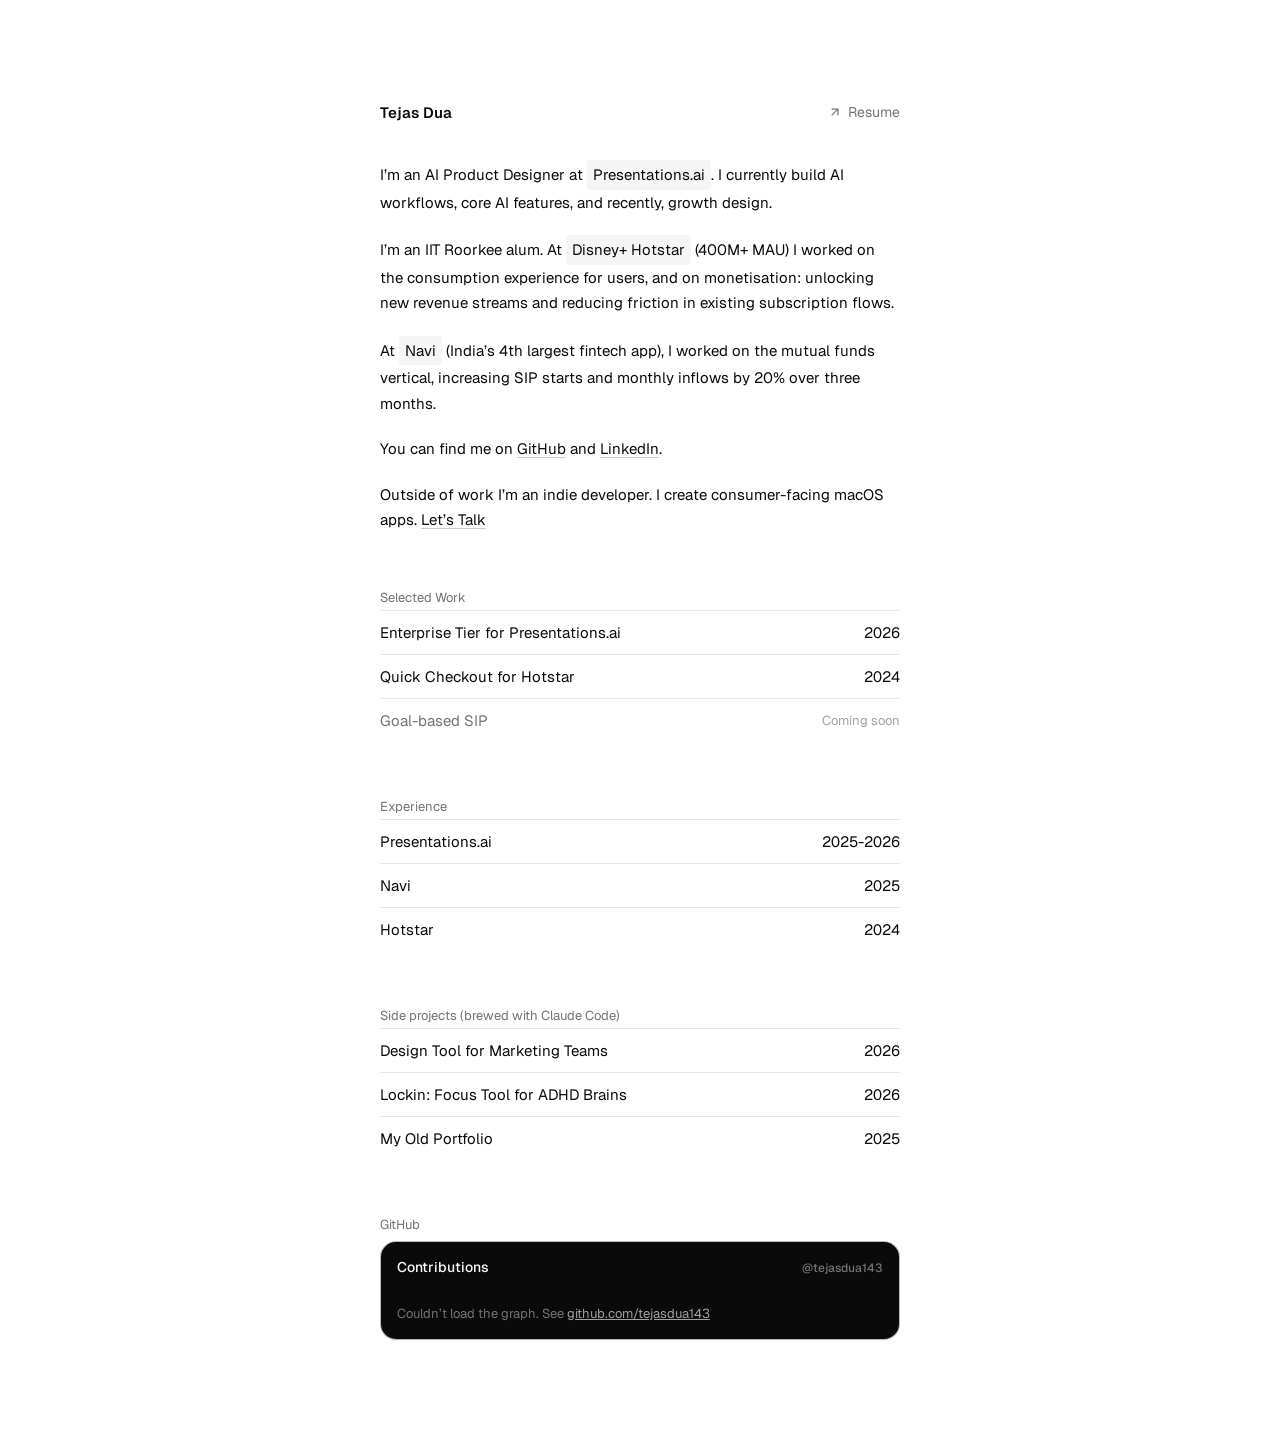
<file: index.html>
<!DOCTYPE html>
<html lang="en">
<head>
  <meta charset="utf-8" />
  <meta name="viewport" content="width=device-width, initial-scale=1" />
  <title>Tejas Dua</title>
  <meta name="description" content="Product Designer at Presentations.ai. Previously Hotstar and Navi. Design engineering, interaction design, and small tools that ship." />
  <link rel="preconnect" href="https://fonts.googleapis.com" />
  <link rel="preconnect" href="https://fonts.gstatic.com" crossorigin />
  <link href="https://fonts.googleapis.com/css2?family=Geist:wght@400;500;600&family=Geist+Mono:wght@400;500&family=IBM+Plex+Mono:wght@500;600&display=swap" rel="stylesheet" />
  <link rel="stylesheet" href="assets/style.css" />
  <link rel="icon" href="data:image/svg+xml,%3Csvg xmlns='http://www.w3.org/2000/svg' viewBox='0 0 100 100'%3E%3Crect width='100' height='100' rx='20' fill='%230a0a0a'/%3E%3Ctext x='50' y='68' font-size='52' font-family='monospace' fill='%23C2F703' text-anchor='middle'%3ETD%3C/text%3E%3C/svg%3E" />
</head>
<body>
  <main>
    <div class="ascii-fluid" aria-hidden="true"><canvas id="fluid-canvas"></canvas></div>

    <div class="column">

      <div class="page-header anim anim-header">
        <h1 class="site-name anim anim-name">Tejas Dua</h1>
        <a class="resume-btn" href="TejasDua-Resume.pdf" target="_blank" rel="noopener">
          <svg xmlns="http://www.w3.org/2000/svg" viewBox="0 0 24 24" fill="none" stroke="currentColor" stroke-width="2" stroke-linecap="round" stroke-linejoin="round" aria-hidden="true"><path d="M7 7h10v10"></path><path d="M7 17 17 7"></path></svg>
          <span>Resume</span>
        </a>
      </div>

      <!-- Designer view -->
      <div id="designer-view">
        <div class="intro anim anim-intro">
          <p>I&rsquo;m an AI Product Designer at <a href="https://www.presentations.ai/" target="_blank" rel="noopener noreferrer" class="chip">Presentations.ai</a>. I currently build AI workflows, core AI features, and recently, growth design.</p>
          <p>I&rsquo;m an IIT Roorkee alum. At <a href="https://www.hotstar.com/" target="_blank" rel="noopener noreferrer" class="chip chip-hotstar">Disney+ Hotstar</a> (400M+ MAU) I worked on the consumption experience for users, and on monetisation: unlocking new revenue streams and reducing friction in existing subscription flows.</p>
          <p>At <a href="https://navi.com/" target="_blank" rel="noopener noreferrer" class="chip chip-navi">Navi</a> (India&rsquo;s 4th largest fintech app), I worked on the mutual funds vertical, increasing SIP starts and monthly inflows by 20% over three months.</p>
          <p>You can find me on <a href="https://github.com/TequilaTejas" target="_blank" rel="noopener noreferrer" class="ulink">GitHub</a> and <a href="https://www.linkedin.com/in/tejasdua/" target="_blank" rel="noopener noreferrer" class="ulink">LinkedIn</a>.</p>
          <div class="intro-last">Outside of work I&rsquo;m an indie developer. I create consumer-facing macOS apps. <a href="mailto:tejas.dua.cards@gmail.com" class="ulink">Let&rsquo;s Talk</a></div>
        </div>

        <section class="list-section anim anim-section">
          <h2 class="anim anim-label">Selected Work</h2>
          <div>
            <div class="row-wrap anim anim-row"><a href="case-presentations-ai.html" class="row"><span>Enterprise Tier for Presentations.ai</span><span class="year">2026</span></a></div>
            <div class="row-wrap anim anim-row"><a href="case-hotstar.html" class="row"><span>Quick Checkout for Hotstar</span><span class="year">2024</span></a></div>
            <div class="row-wrap anim anim-row"><div class="row row-soon"><span>Goal-based SIP</span><span class="year">Coming soon</span></div></div>
          </div>
        </section>

        <section class="list-section anim anim-section">
          <h2 class="anim anim-label">Experience</h2>
          <div>
            <div class="row-wrap anim anim-row"><a href="https://www.presentations.ai/" target="_blank" rel="noopener noreferrer" class="row"><span>Presentations.ai</span><span class="year">2025-2026</span></a></div>
            <div class="row-wrap anim anim-row"><a href="https://navi.com/" target="_blank" rel="noopener noreferrer" class="row"><span>Navi</span><span class="year">2025</span></a></div>
            <div class="row-wrap anim anim-row"><a href="https://www.hotstar.com/" target="_blank" rel="noopener noreferrer" class="row"><span>Hotstar</span><span class="year">2024</span></a></div>
          </div>
        </section>

        <section class="list-section-last anim anim-section">
          <h2 class="anim anim-label">Side projects (brewed with Claude Code)</h2>
          <div>
            <div class="row-wrap anim anim-row"><a href="https://tequilatejas.github.io/presentations-ai-marketing-tool/" target="_blank" rel="noopener noreferrer" class="row"><span>Design Tool for Marketing Teams</span><span class="year">2026</span></a></div>
            <div class="row-wrap anim anim-row"><a href="https://github.com/TequilaTejas/lockin" target="_blank" rel="noopener noreferrer" class="row"><span>Lockin: Focus Tool for ADHD Brains</span><span class="year">2026</span></a></div>
            <div class="row-wrap anim anim-row"><a href="https://tequilatejas.github.io/tejasdua.com/" target="_blank" rel="noopener noreferrer" class="row"><span>My Old Portfolio</span><span class="year">2025</span></a></div>
          </div>
        </section>
      </div>

      <!-- Design Engineer view -->
      <div id="engineer-view" hidden>
        <div class="gallery">
          <a class="demo-card" href="https://tequilatejas.github.io/pacer/" target="_blank" rel="noopener noreferrer" aria-label="Pacer, live demo">
            <iframe src="https://tequilatejas.github.io/pacer/" loading="lazy" tabindex="-1" title="Pacer demo"></iframe>
            <span class="demo-pill">View live ↗</span>
          </a>
          <a class="demo-card" href="https://tequilatejas.github.io/emi-success/" target="_blank" rel="noopener noreferrer" aria-label="EMI Success, live demo">
            <iframe src="https://tequilatejas.github.io/emi-success/" loading="lazy" tabindex="-1" title="EMI Success demo"></iframe>
            <span class="demo-pill">View live ↗</span>
          </a>
          <a class="demo-card" href="https://tequilatejas.github.io/emi-ai-showcase/" target="_blank" rel="noopener noreferrer" aria-label="EMI AI Showcase, live demo">
            <iframe src="https://tequilatejas.github.io/emi-ai-showcase/" loading="lazy" tabindex="-1" title="EMI AI Showcase demo"></iframe>
            <span class="demo-pill">View live ↗</span>
          </a>
          <a class="demo-card" href="https://tequilatejas.github.io/nudge-system-design/" target="_blank" rel="noopener noreferrer" aria-label="Nudge Simulators, live demo">
            <iframe src="https://tequilatejas.github.io/nudge-system-design/" loading="lazy" tabindex="-1" title="Nudge Simulators demo"></iframe>
            <span class="demo-pill">View live ↗</span>
          </a>
          <a class="demo-card" href="https://tejasdua.com/" target="_blank" rel="noopener noreferrer" aria-label="Retro arcade portfolio, live demo">
            <iframe src="https://tejasdua.com/" loading="lazy" tabindex="-1" title="Retro arcade portfolio demo"></iframe>
            <span class="demo-pill">View live ↗</span>
          </a>
        </div>
      </div>

      <section class="gh-section anim anim-section">
        <h2 class="anim anim-label">GitHub</h2>
        <div class="gh-card">
          <div class="gh-head">
            <span id="gh-total">Loading contributions&hellip;</span>
            <span class="gh-user">@tejasdua143</span>
          </div>
          <div class="gh-graph-wrap">
            <div class="gh-months" id="gh-months"></div>
            <div class="gh-graph" id="gh-graph"></div>
          </div>
          <div class="gh-repos" id="gh-repos" hidden>
            <button class="gh-repos-bar" id="gh-repos-bar" aria-expanded="false">
              <span>Top contributions in:</span>
              <span class="gh-repos-right">
                <span class="gh-repo-avatars" id="gh-avatars"></span>
                <span class="gh-chevron" aria-hidden="true"><svg xmlns="http://www.w3.org/2000/svg" viewBox="0 0 24 24" fill="none" stroke="currentColor" stroke-width="2" stroke-linecap="round" stroke-linejoin="round"><path d="m6 9 6 6 6-6"></path></svg></span>
              </span>
            </button>
            <div class="gh-repo-list" id="gh-repo-list" hidden></div>
          </div>
        </div>
        <div class="gh-tooltip" id="gh-tooltip" hidden></div>
      </section>

    </div>
  </main>

  <script src="assets/github-graph.js"></script>
  <script src="assets/ascii-fluid.js"></script>
  <script src="assets/site.js"></script>
  <script type="module" src="assets/agentation-dev.js"></script>
</body>
</html>
</file>
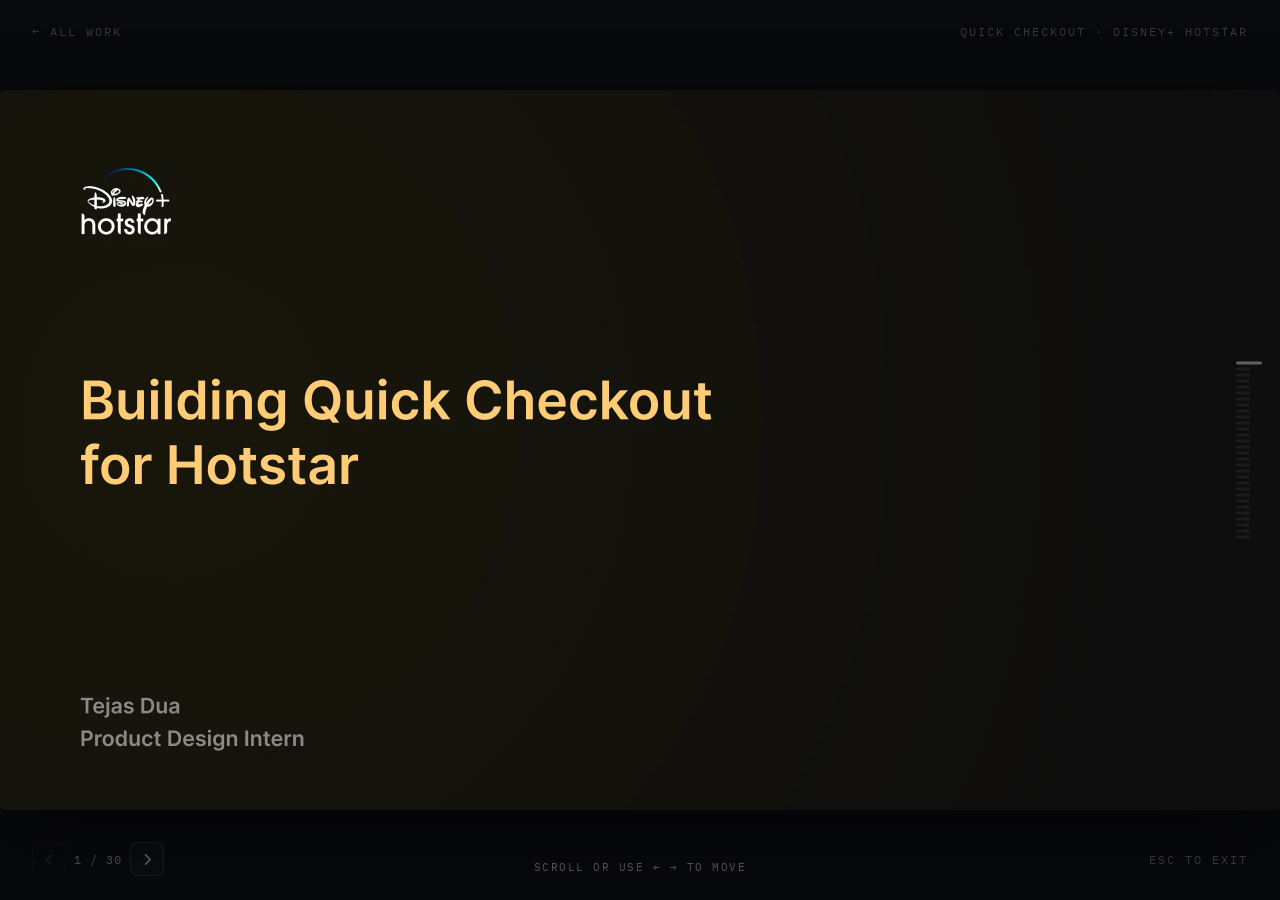
<file: case-hotstar.html>
<!DOCTYPE html>
<html lang="en">
<head>
<meta charset="UTF-8">
<meta name="viewport" content="width=device-width, initial-scale=1.0">
<title>Quick Checkout for Hotstar | Tejas Dua</title>
<link rel="preconnect" href="https://fonts.googleapis.com">
<link rel="preconnect" href="https://fonts.gstatic.com" crossorigin>
<link href="https://fonts.googleapis.com/css2?family=IBM+Plex+Mono:wght@400;500&display=swap" rel="stylesheet">
<link rel="icon" href="data:image/svg+xml,%3Csvg xmlns='http://www.w3.org/2000/svg' viewBox='0 0 32 32'%3E%3Crect width='32' height='32' rx='7' fill='%23020a1e'/%3E%3Ctext x='16' y='23' font-family='Georgia,serif' font-size='19' fill='%239febe0' text-anchor='middle'%3ET%3C/text%3E%3C/svg%3E">
<link rel="preload" as="image" href="case/hotstar/01.webp">
<link rel="stylesheet" href="deck.css?v=4">
</head>
<body>

<main class="deck js-deck">
  <div class="deck-stage"></div>

  <div class="deck-chrome">
    <div class="deck-bar deck-bar-top">
      <a class="deck-label" href="index.html">&larr; All work</a>
      <span class="deck-label">Quick Checkout &middot; Disney+ Hotstar</span>
    </div>

    <div class="deck-rail js-deck-rail" aria-hidden="true"></div>

    <div class="deck-bar deck-bar-bottom">
      <div class="deck-nav">
        <button class="deck-btn js-deck-prev" type="button" aria-label="Previous slide">
          <svg width="13" height="13" viewBox="0 0 14 14" fill="none" aria-hidden="true"><path d="M9 2L4 7L9 12" stroke="currentColor" stroke-width="1.6" stroke-linecap="round" stroke-linejoin="round"/></svg>
        </button>
        <span class="deck-counter js-deck-counter">1 / 30</span>
        <button class="deck-btn js-deck-next" type="button" aria-label="Next slide">
          <svg width="13" height="13" viewBox="0 0 14 14" fill="none" aria-hidden="true"><path d="M5 2L10 7L5 12" stroke="currentColor" stroke-width="1.6" stroke-linecap="round" stroke-linejoin="round"/></svg>
        </button>
      </div>
      <span class="deck-label">Esc to exit</span>
    </div>

    <div class="deck-hint">Scroll or use &larr; &rarr; to move</div>

    <div class="deck-rotate">
      <svg width="14" height="14" viewBox="0 0 16 16" fill="none" aria-hidden="true"><rect x="1.5" y="4.5" width="13" height="7" rx="1.5" stroke="currentColor" stroke-width="1.3"/><path d="M8 1.2v1.6M6.6 2.2L8 .8l1.4 1.4" stroke="currentColor" stroke-width="1.2" stroke-linecap="round" stroke-linejoin="round"/></svg>
      Turn sideways to read
    </div>
  </div>
</main>

<script src="js/deck.js?v=2"></script>
<script>
(function () {
  var root = document.querySelector('.js-deck');
  if (!root || !window.Deck) return;
  new Deck(root, {
    dir: 'case/hotstar/',
    ext: 'webp',
    count: 30,
    width: 2560,
    height: 1440,
    exit: 'index.html'
  });
})();
</script>

</body>
</html>
</file>
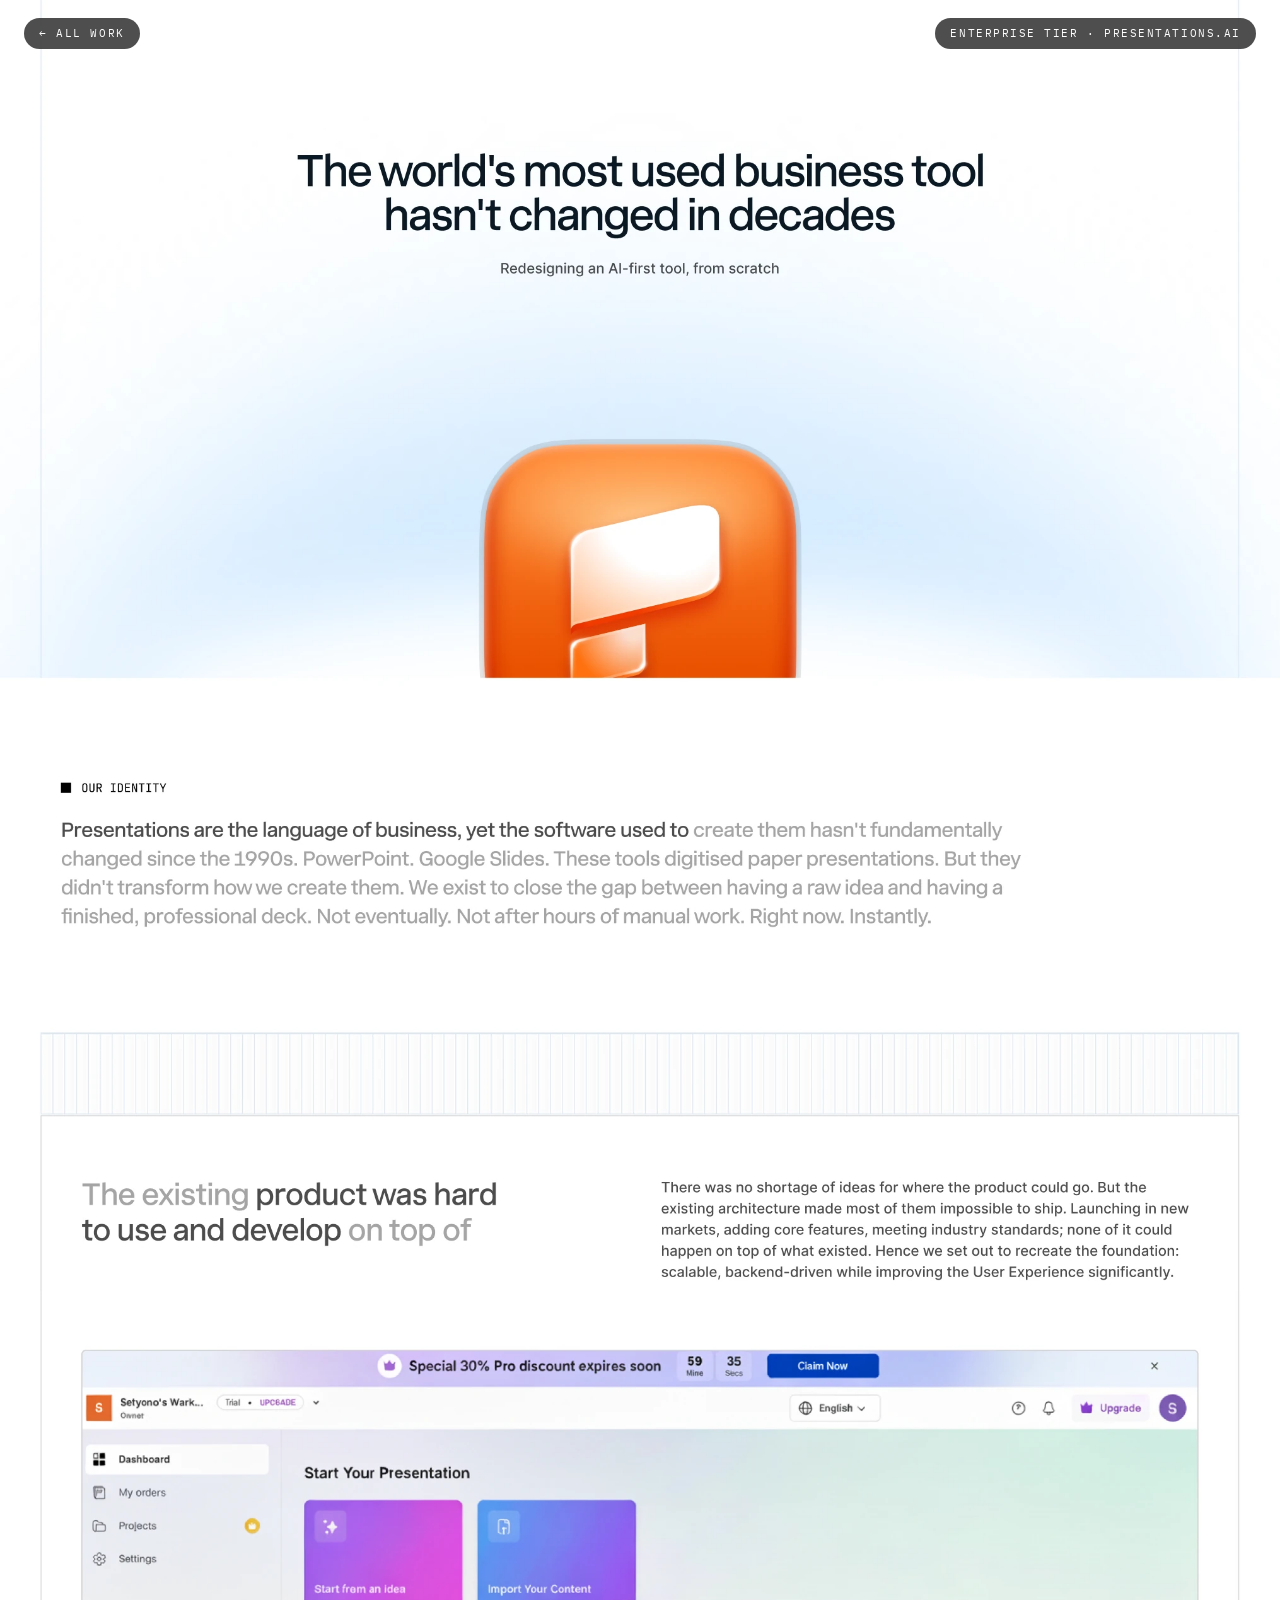
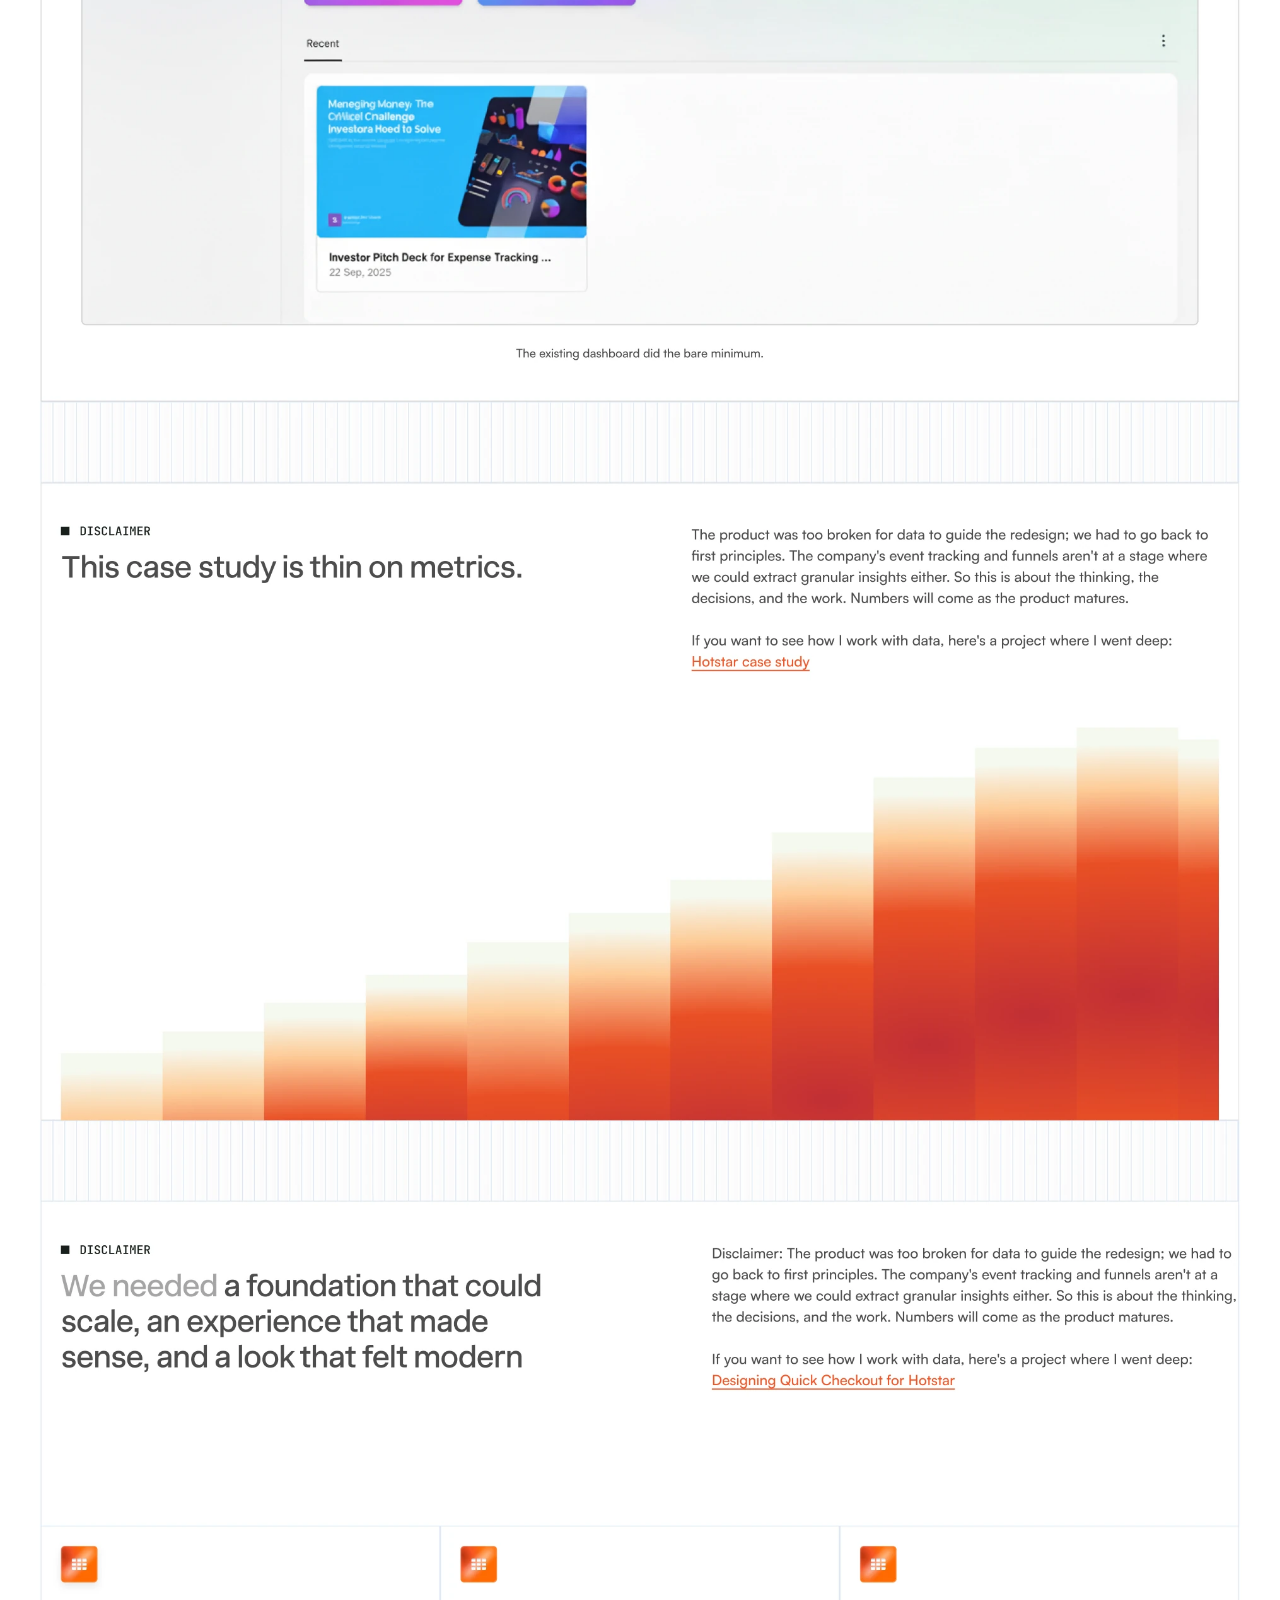
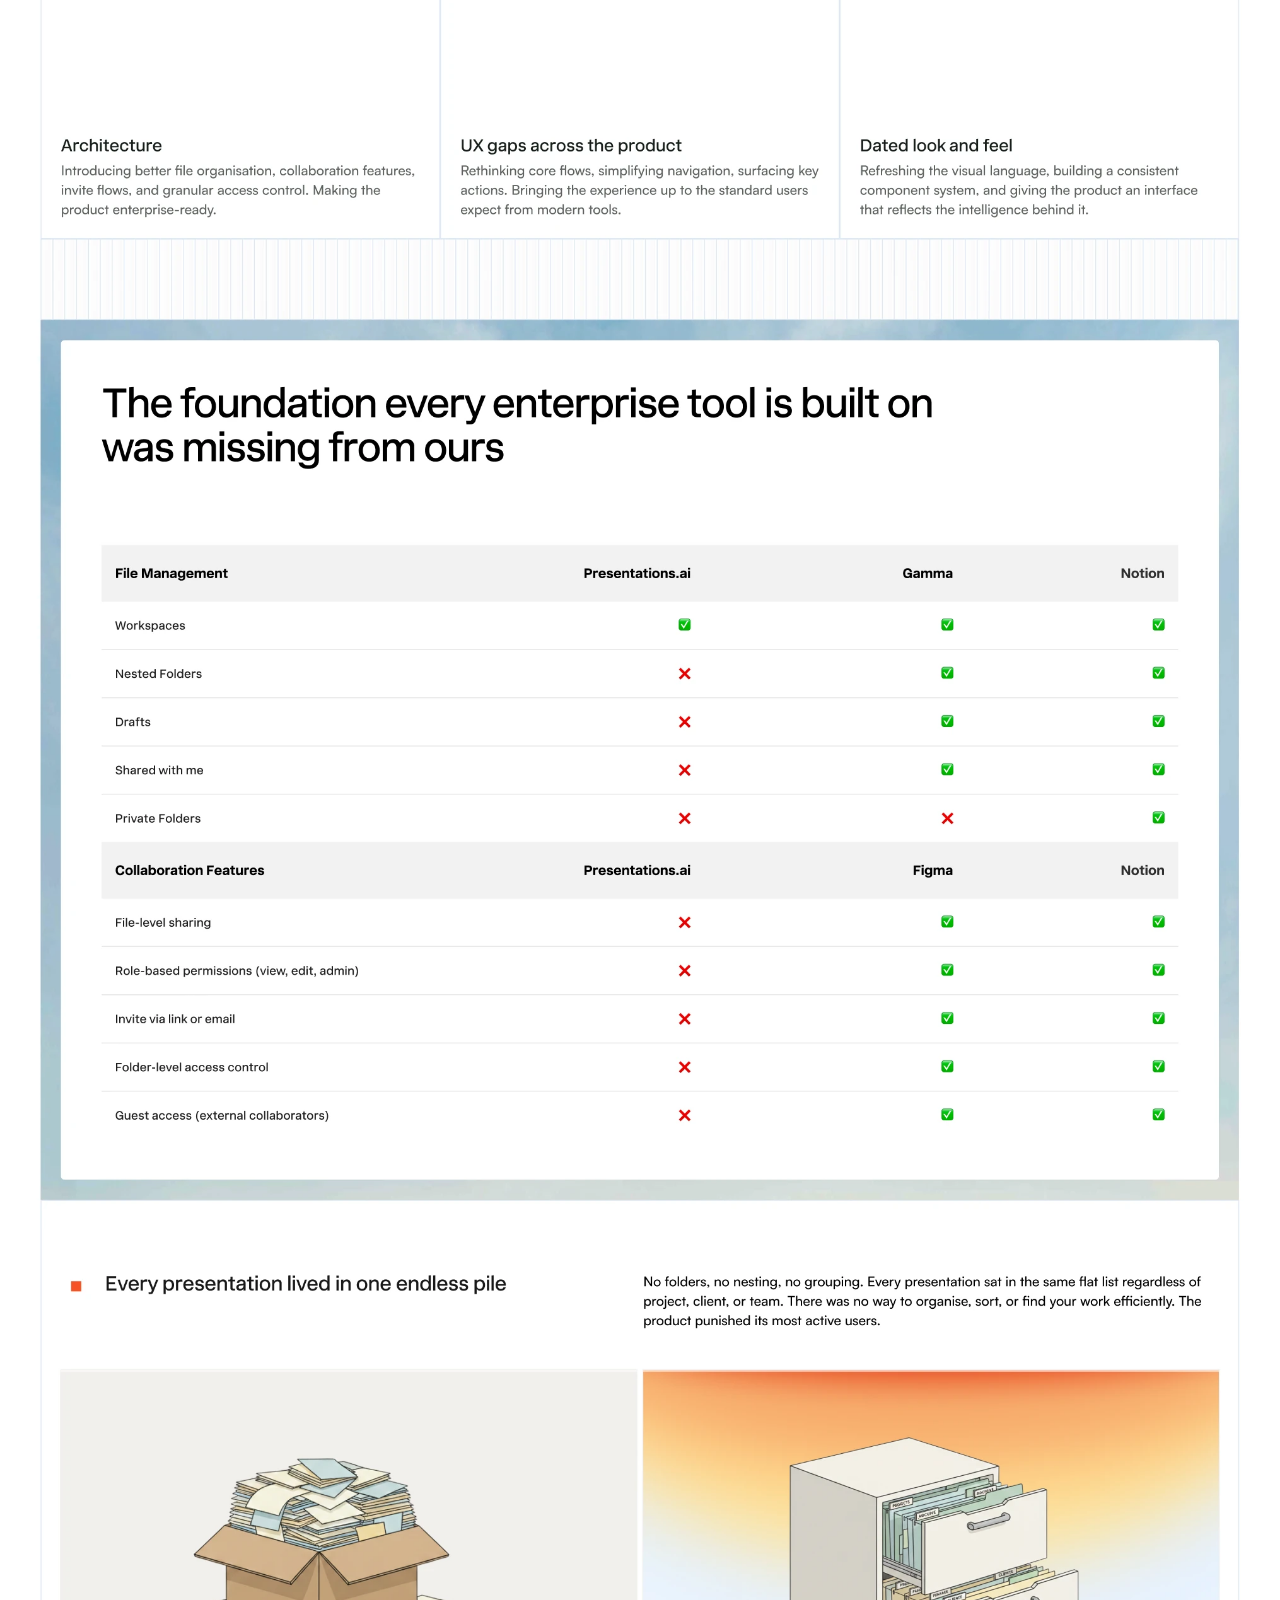
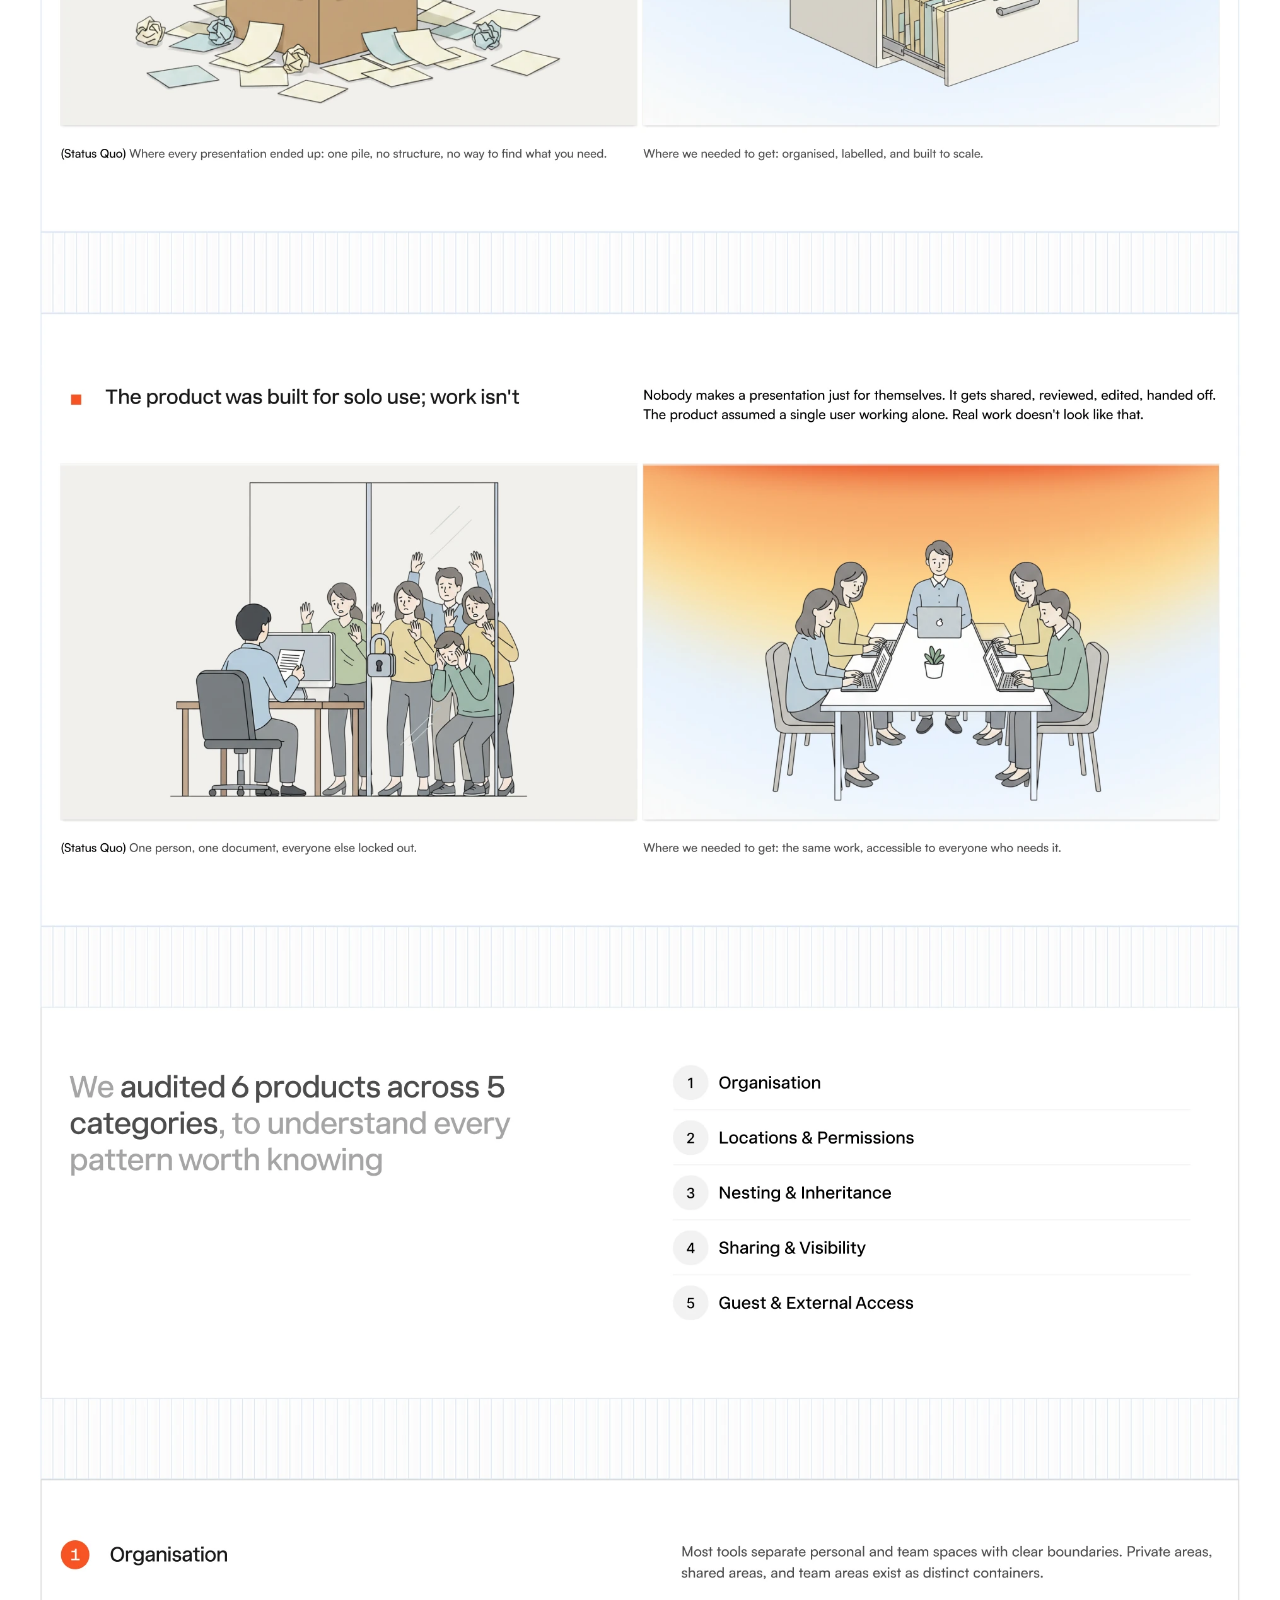
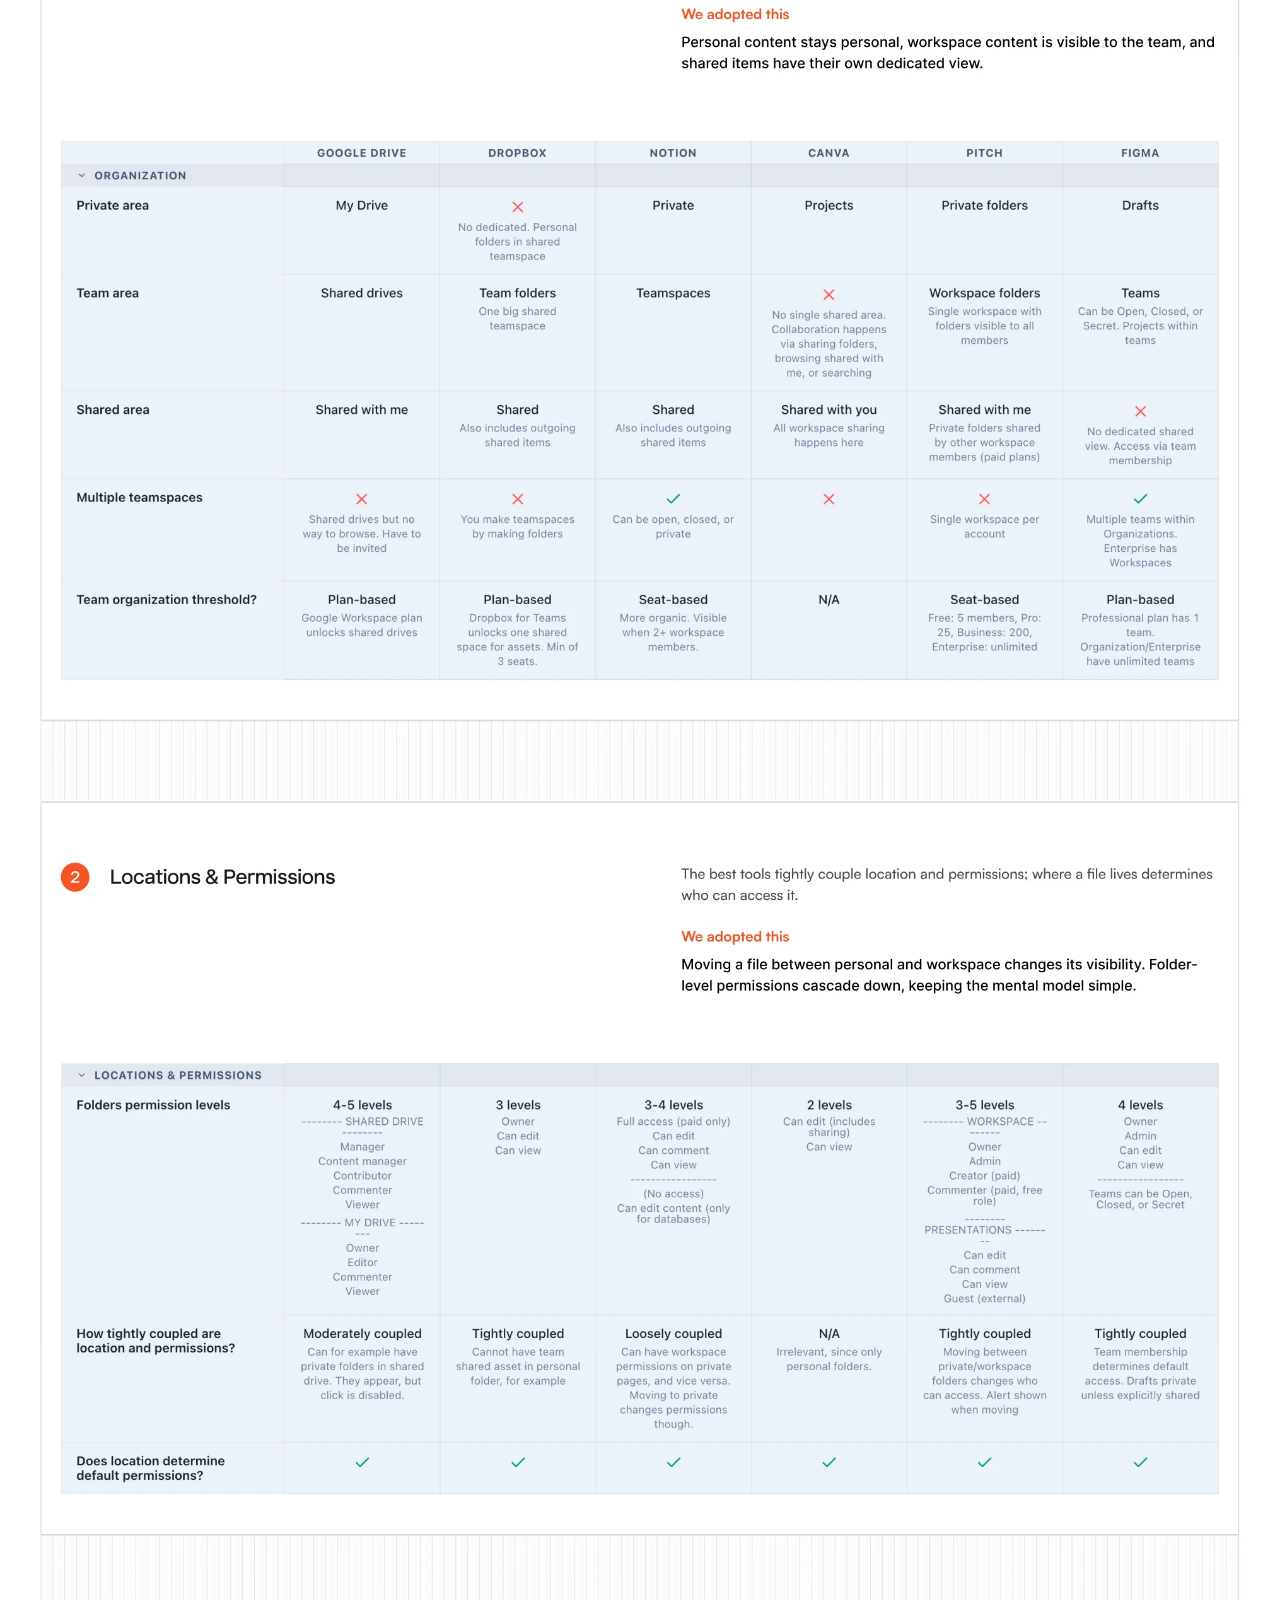
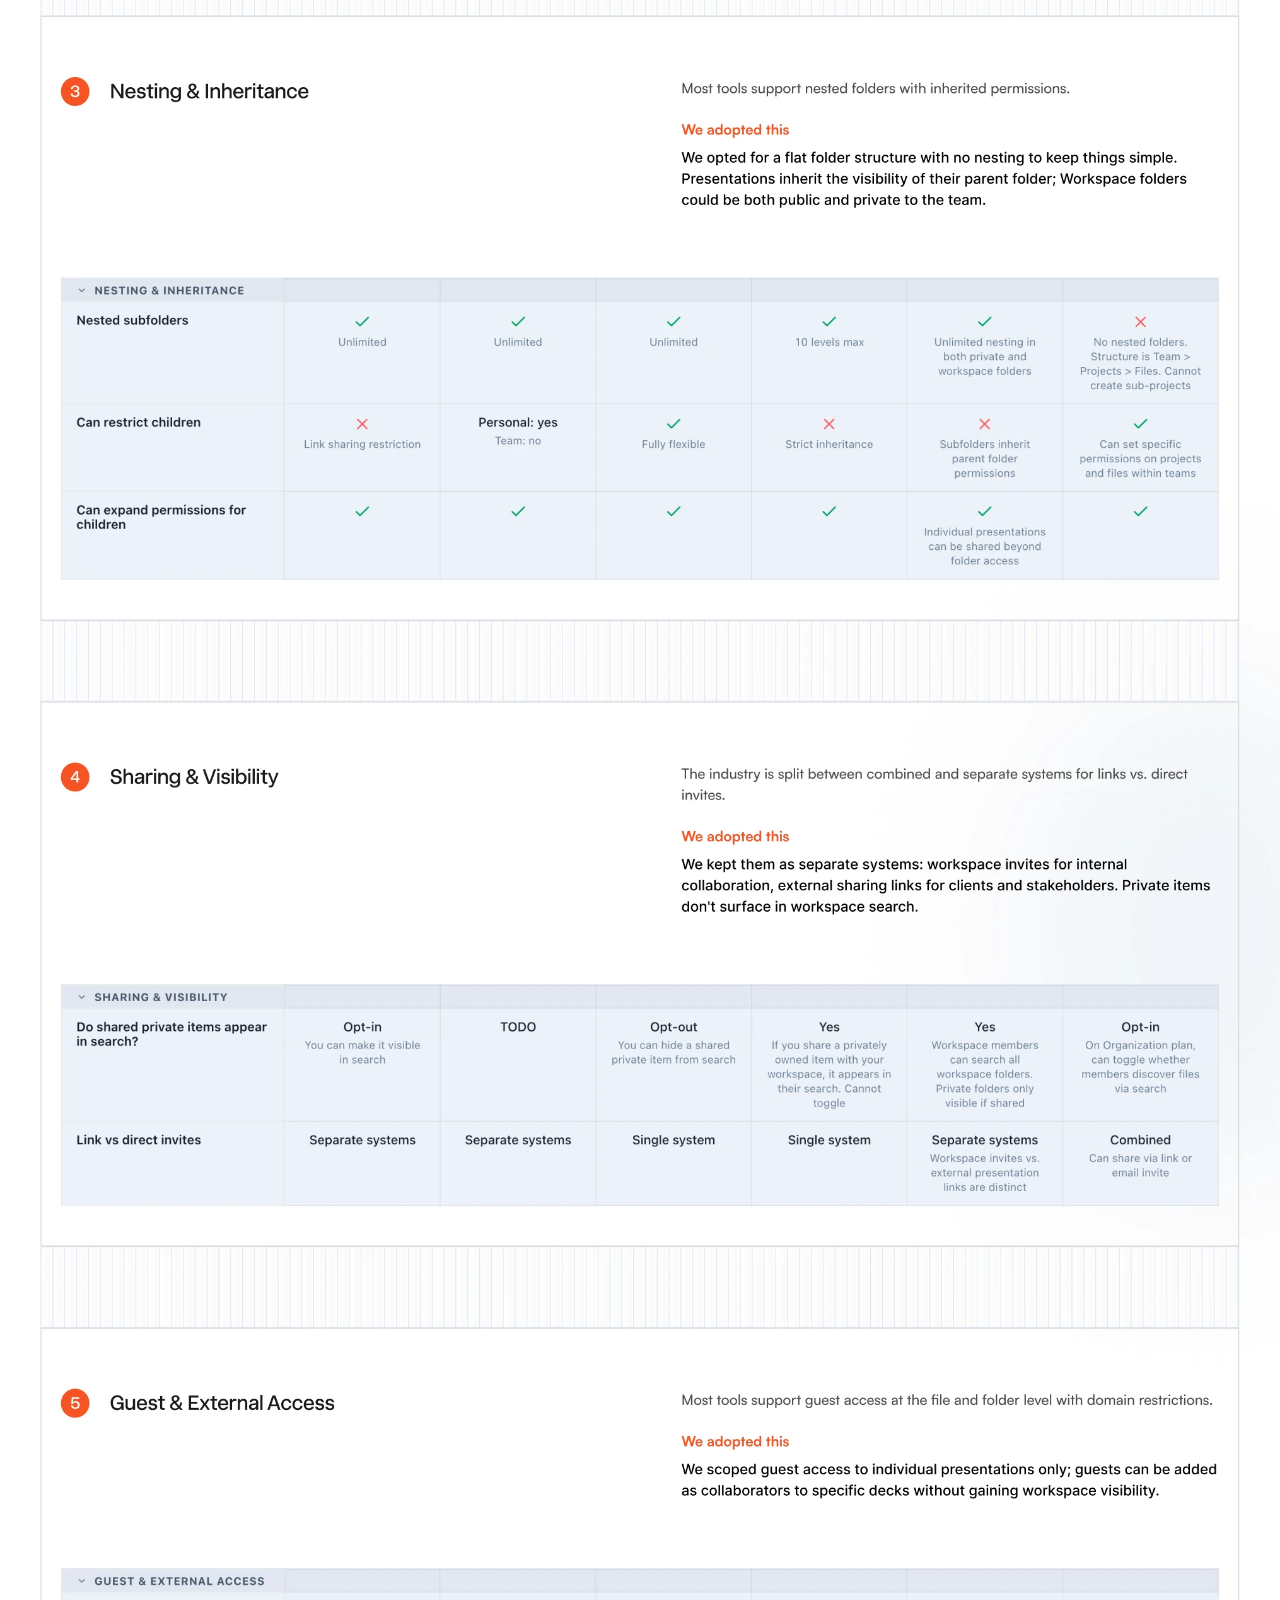
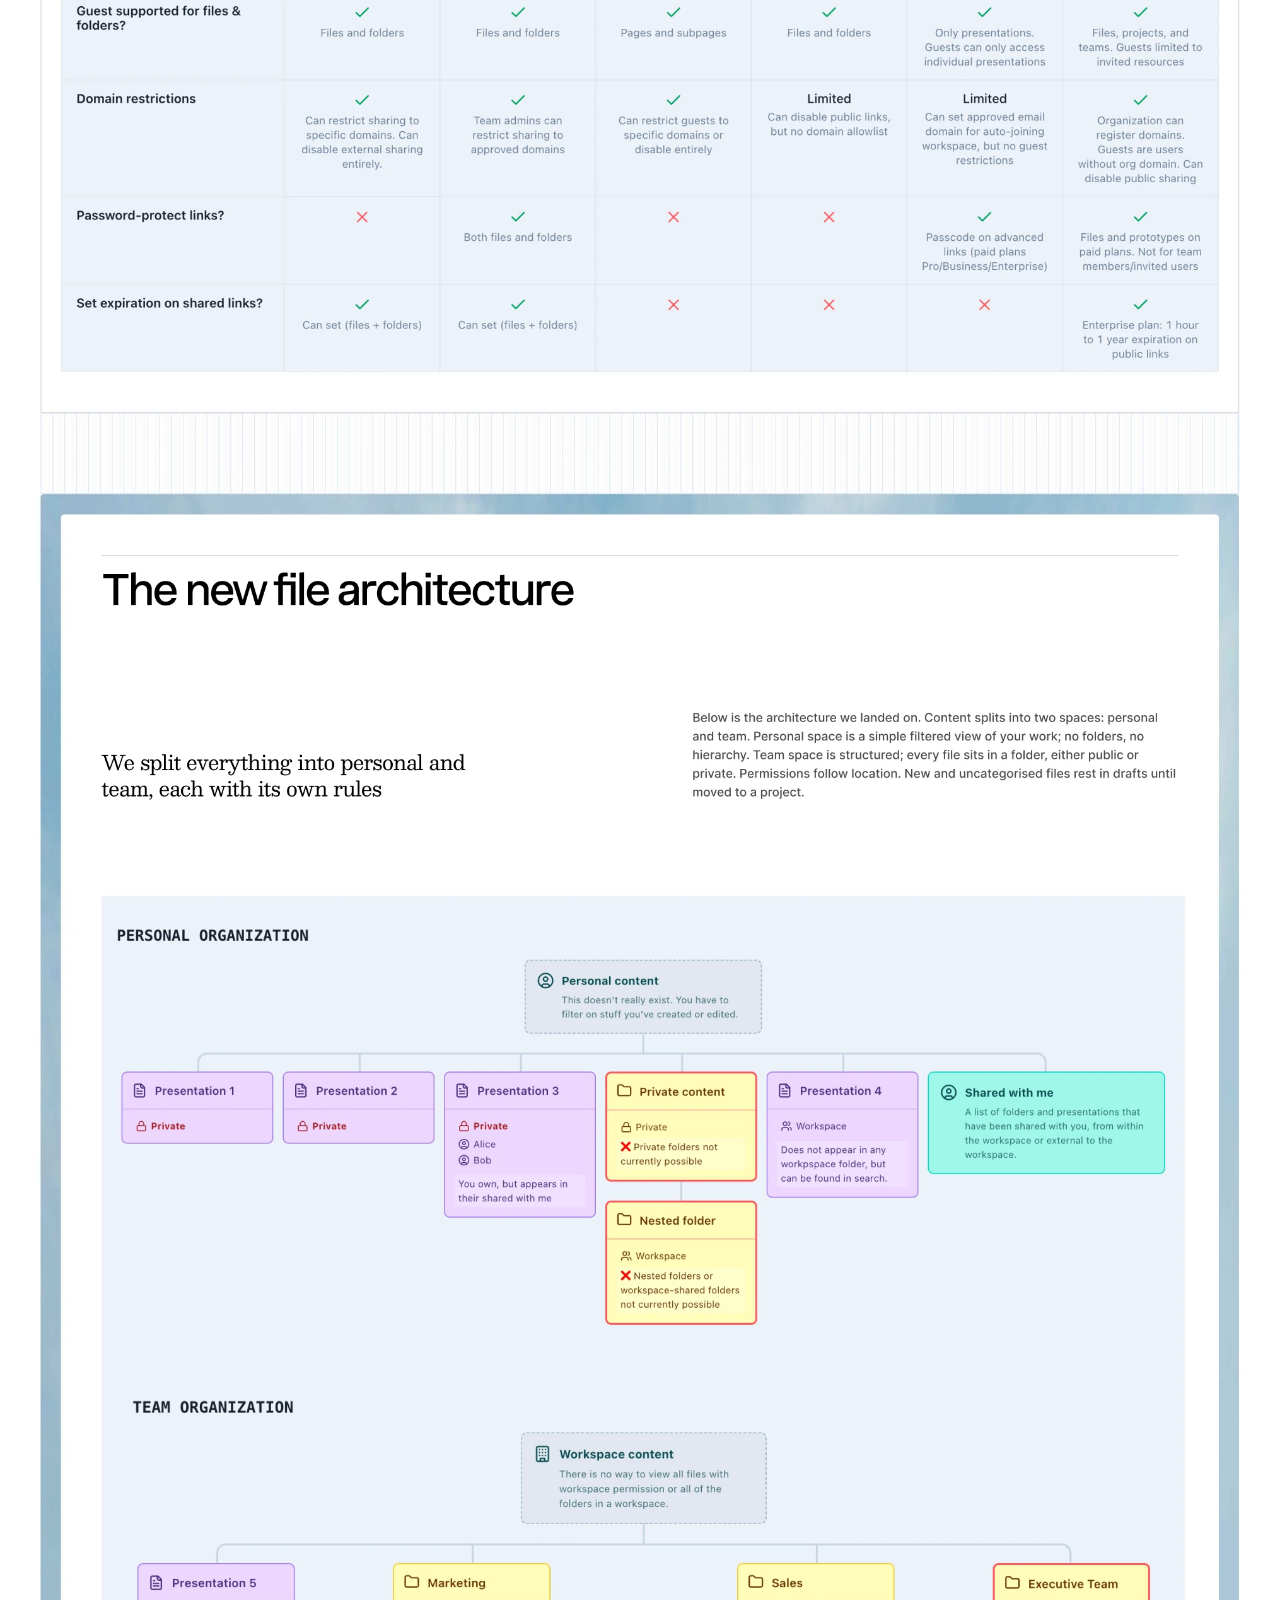
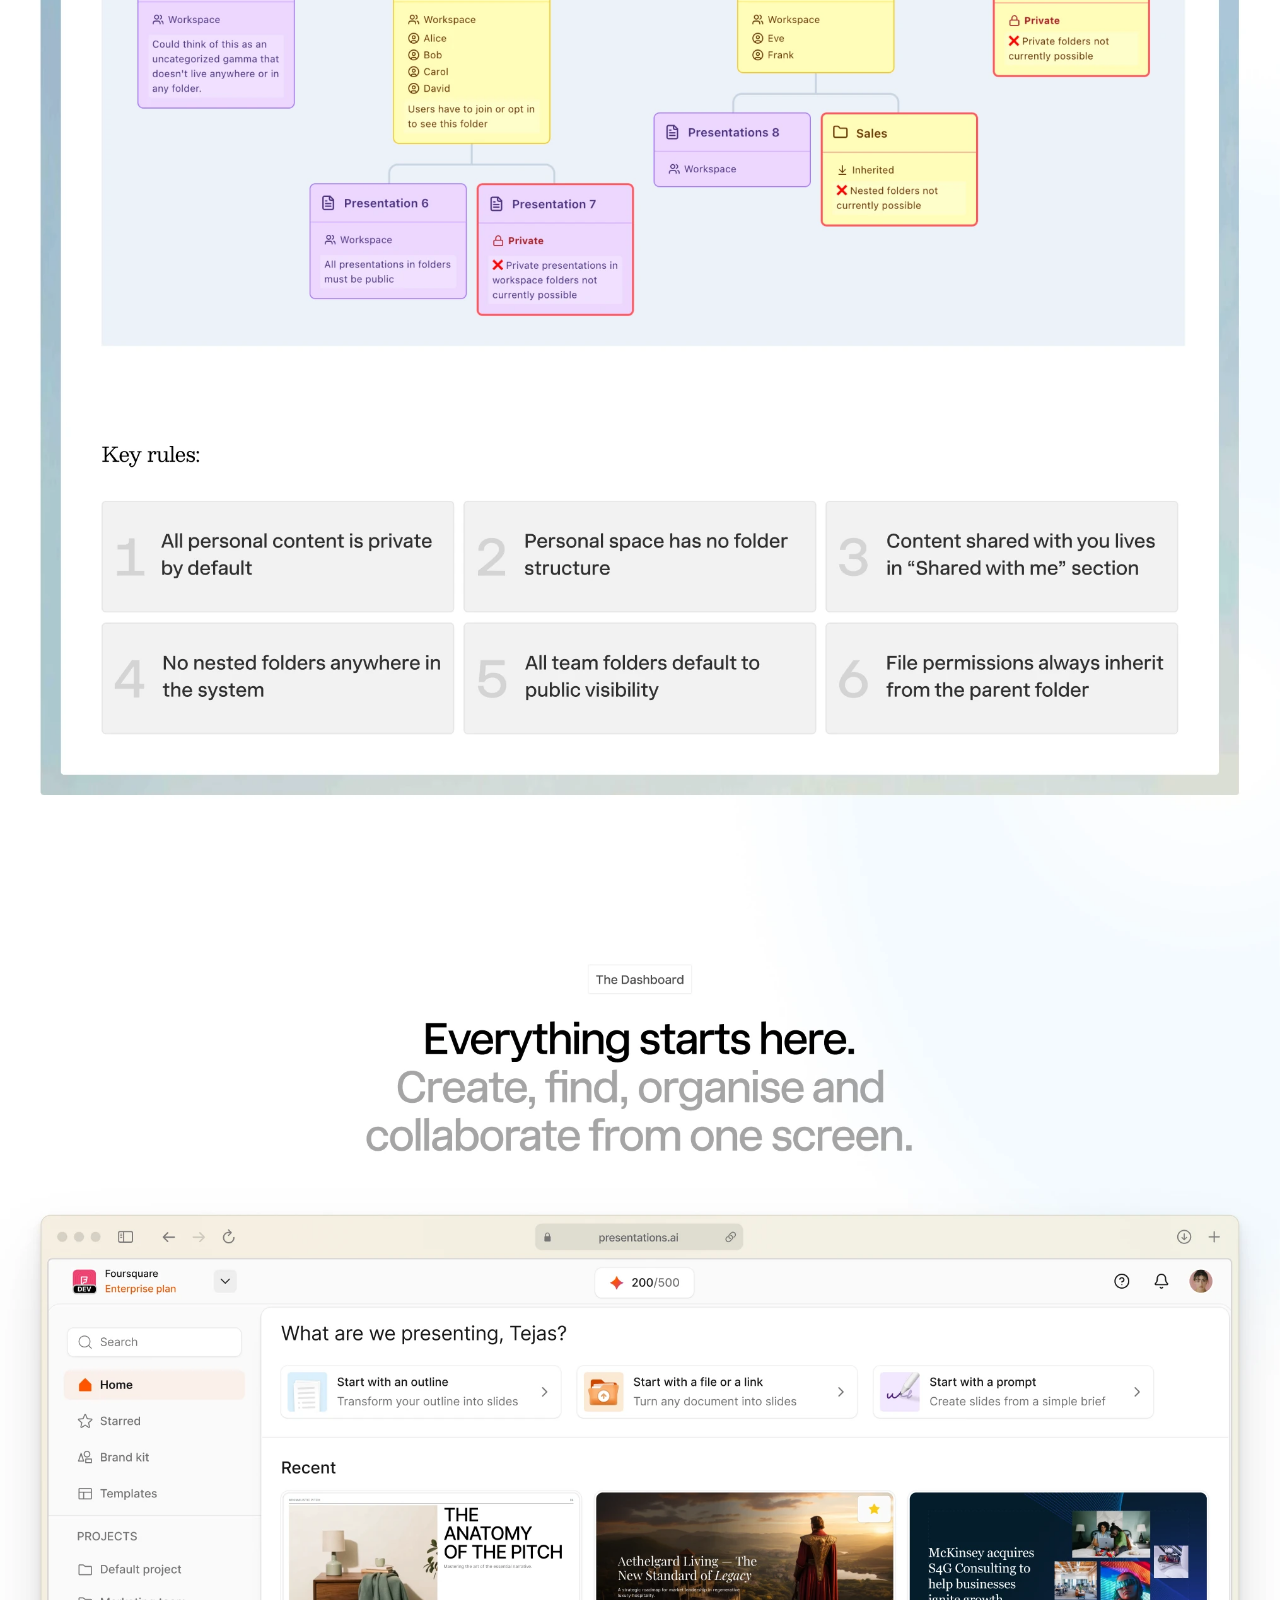
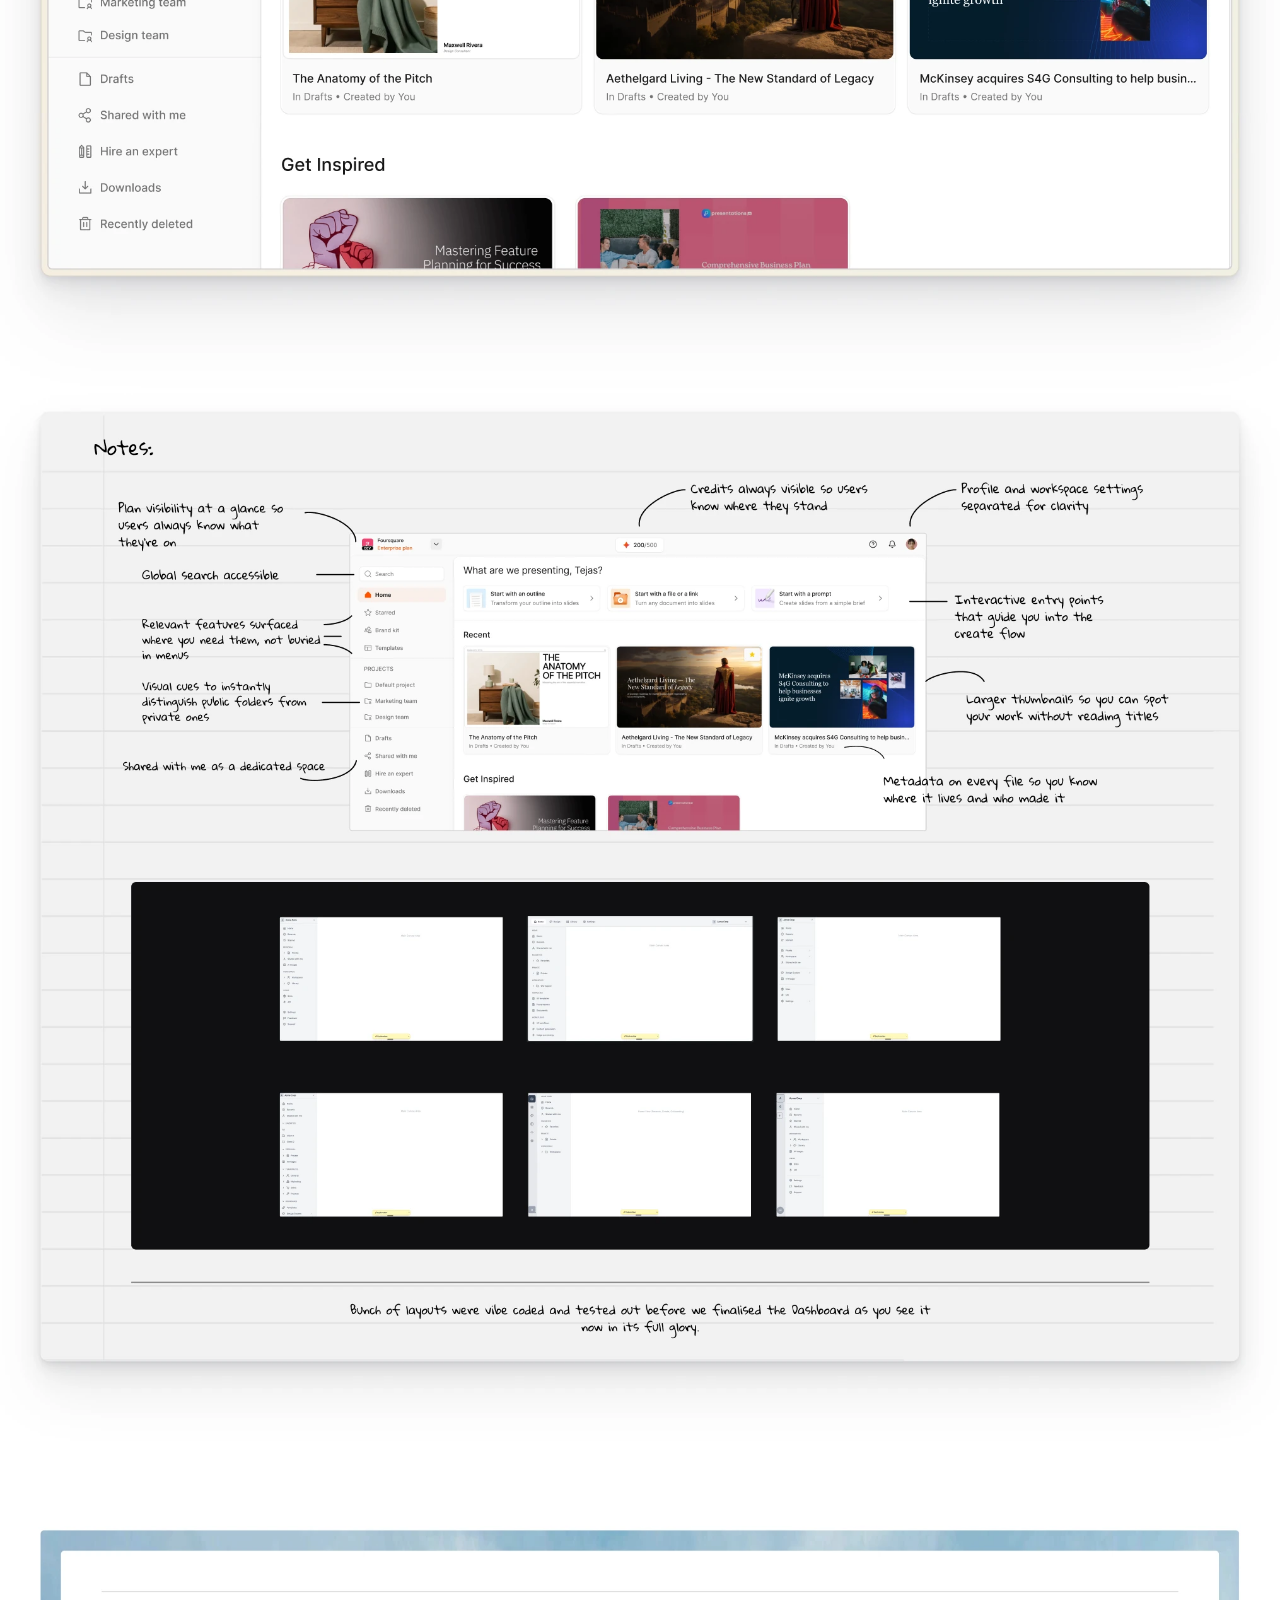
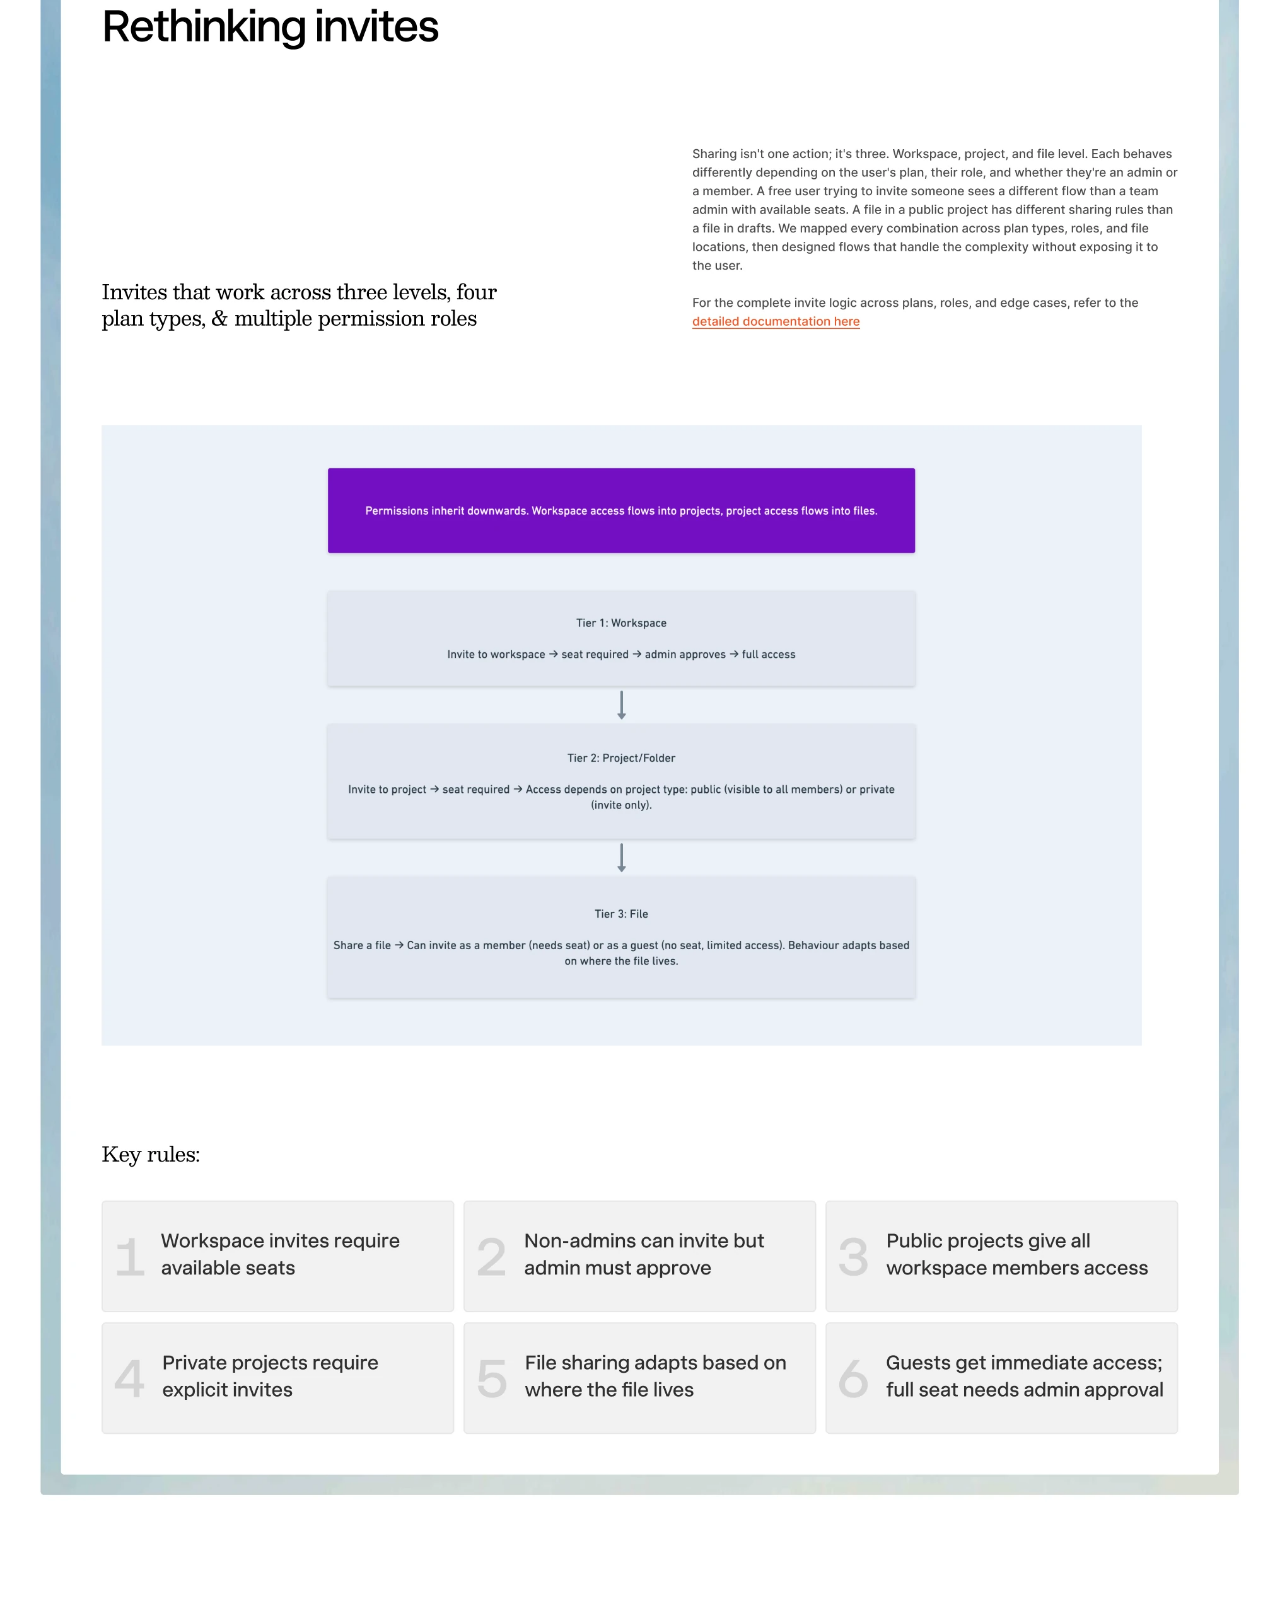
<file: case-presentations-ai.html>
<!DOCTYPE html>
<html lang="en">
<head>
<meta charset="UTF-8">
<meta name="viewport" content="width=device-width, initial-scale=1.0">
<title>Enterprise Tier for Presentations.ai | Tejas Dua</title>
<link rel="preconnect" href="https://fonts.googleapis.com">
<link rel="preconnect" href="https://fonts.gstatic.com" crossorigin>
<link href="https://fonts.googleapis.com/css2?family=IBM+Plex+Mono:wght@400;500&display=swap" rel="stylesheet">
<link rel="icon" href="data:image/svg+xml,%3Csvg xmlns='http://www.w3.org/2000/svg' viewBox='0 0 100 100'%3E%3Crect width='100' height='100' rx='20' fill='%230a0a0a'/%3E%3Ctext x='50' y='68' font-size='52' font-family='monospace' fill='%23C2F703' text-anchor='middle'%3ETD%3C/text%3E%3C/svg%3E">
<link rel="preload" as="image" href="case/presentations-ai/slice-00.webp">
<style>
  * { margin: 0; padding: 0; box-sizing: border-box; }
  body { background: #fff; }
  .doc-chrome {
    position: fixed;
    top: 0;
    left: 0;
    right: 0;
    z-index: 10;
    display: flex;
    align-items: center;
    justify-content: space-between;
    padding: 1.1rem 1.5rem;
    pointer-events: none;
    opacity: 1;
    transition: opacity .35s ease;
  }
  .doc-chrome.is-hidden { opacity: 0; }
  .doc-chrome.is-hidden .doc-pill { pointer-events: none; }
  .doc-pill {
    pointer-events: auto;
    font-family: "IBM Plex Mono", ui-monospace, monospace;
    font-size: 11px;
    letter-spacing: .14em;
    text-transform: uppercase;
    color: #fff;
    background: rgba(10,10,10,.72);
    backdrop-filter: blur(8px);
    border-radius: 999px;
    padding: .55rem .95rem;
    text-decoration: none;
    transition: background .2s;
  }
  a.doc-pill:hover { background: rgba(10,10,10,.9); }
  .case-doc { display: block; }
  .case-doc img {
    display: block;
    width: 100%;
    height: auto;
  }
</style>
</head>
<body>

<div class="doc-chrome">
  <a class="doc-pill" href="index.html">&larr; All work</a>
  <span class="doc-pill">Enterprise Tier &middot; Presentations.ai</span>
</div>

<main class="case-doc js-case-frames" data-case="presentations-ai"></main>

<script src="js/case-frames.js?v=2"></script>
<script>
(function () {
  var host = document.querySelector('.js-case-frames');
  var content = (window.CASE_FRAMES || {})[host.dataset.case];
  if (!content || content.type !== 'document') return;
  var pad = function (n) { return n < 10 ? '0' + n : String(n); };
  var html = '';
  for (var i = 0; i < content.count; i++) {
    var src = content.dir + content.prefix + pad(i) + '.' + content.ext;
    /* Only the first two strips load eagerly - the rest are far below the fold. */
    html += '<img src="' + src + '" width="' + content.width +
      '" height="' + content.sliceHeight + '" loading="' + (i < 2 ? 'eager' : 'lazy') +
      '" decoding="async" alt="' + (i === 0 ? (content.alt || '') : '') + '">';
  }
  host.innerHTML = html;
})();

/* Chrome fades out once scrolling starts, returns near the top. */
(function () {
  var chrome = document.querySelector('.doc-chrome');
  var onScroll = function () {
    chrome.classList.toggle('is-hidden', window.scrollY > 60);
  };
  window.addEventListener('scroll', onScroll, { passive: true });
  onScroll();
})();
</script>

</body>
</html>
</file>
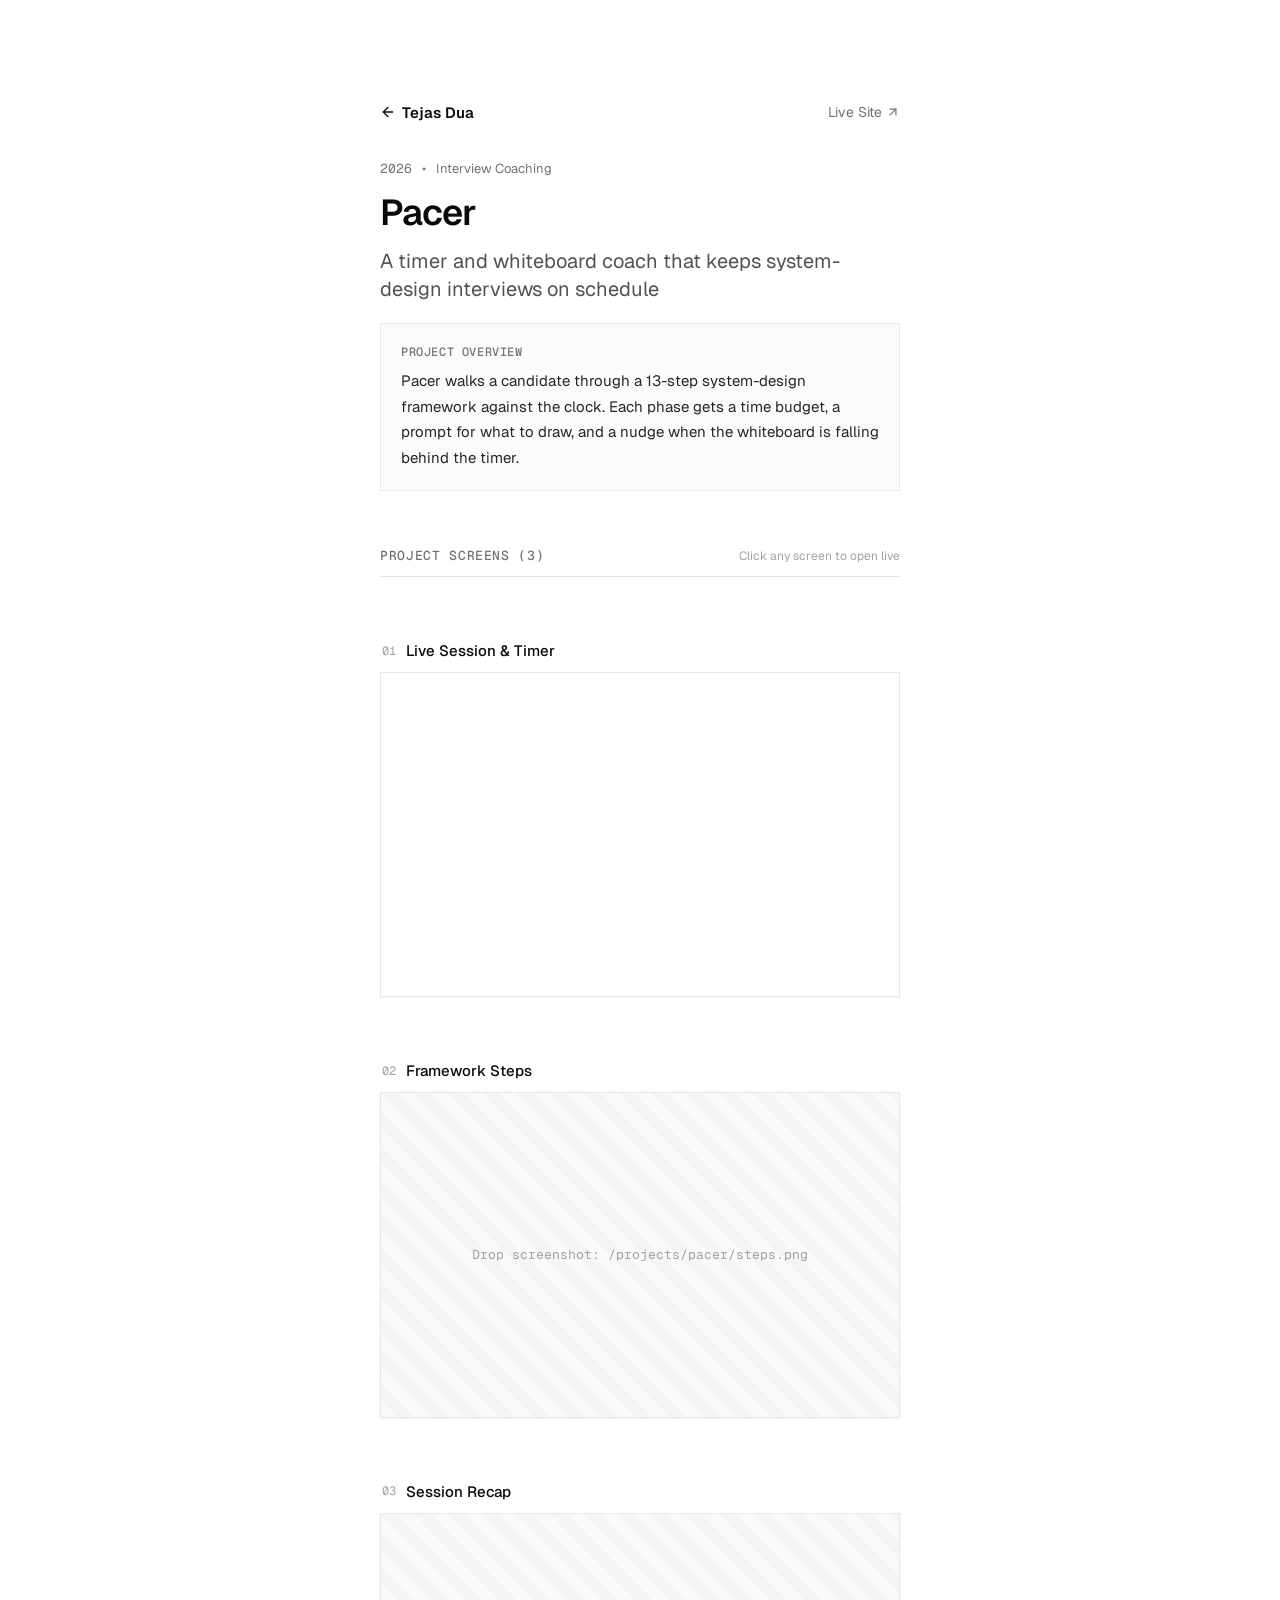
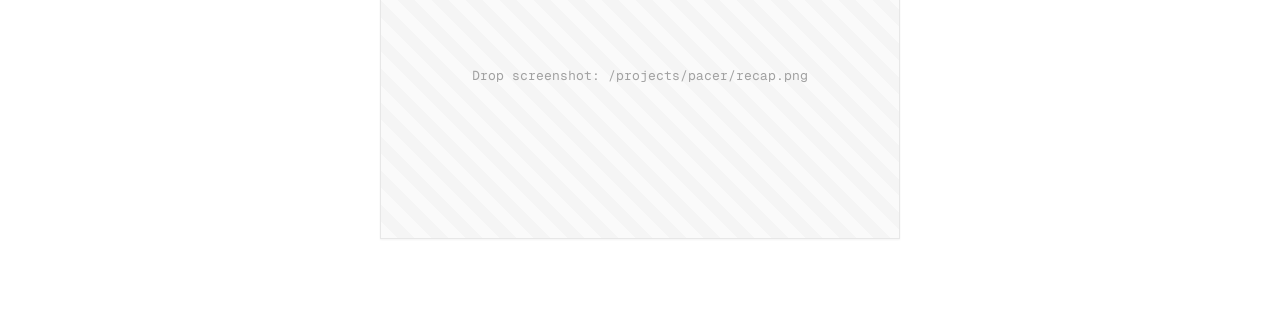
<file: projects/pacer.html>
<!DOCTYPE html>
<html lang="en">
<head>
  <meta charset="utf-8" />
  <meta name="viewport" content="width=device-width, initial-scale=1" />
  <title>Pacer — Tejas Dua</title>
  <meta name="description" content="Pacer: a timer and whiteboard coach for system-design interviews." />
  <link rel="preconnect" href="https://fonts.googleapis.com" />
  <link rel="preconnect" href="https://fonts.gstatic.com" crossorigin />
  <link href="https://fonts.googleapis.com/css2?family=Geist:wght@400;500;600&family=Geist+Mono:wght@400;500&family=IBM+Plex+Mono:wght@500;600&display=swap" rel="stylesheet" />
  <link rel="stylesheet" href="../assets/style.css" />
  <link rel="icon" href="data:image/svg+xml,%3Csvg xmlns='http://www.w3.org/2000/svg' viewBox='0 0 100 100'%3E%3Crect width='100' height='100' rx='20' fill='%230a0a0a'/%3E%3Ctext x='50' y='68' font-size='52' font-family='monospace' fill='%23C2F703' text-anchor='middle'%3ETD%3C/text%3E%3C/svg%3E" />
</head>
<body>
  <main>
    <div class="ascii-fluid" aria-hidden="true"><canvas id="fluid-canvas"></canvas></div>

    <div class="column">

      <nav class="back-nav anim anim-header">
        <a class="back-link" href="../index.html">
          <svg xmlns="http://www.w3.org/2000/svg" viewBox="0 0 24 24" fill="none" stroke="currentColor" stroke-width="2" stroke-linecap="round" stroke-linejoin="round" aria-hidden="true"><path d="m12 19-7-7 7-7"></path><path d="M19 12H5"></path></svg>
          <span>Tejas Dua</span>
        </a>
        <a class="ext-link" href="https://tequilatejas.github.io/pacer/" target="_blank" rel="noopener noreferrer">
          <span>Live Site</span>
          <svg xmlns="http://www.w3.org/2000/svg" viewBox="0 0 24 24" fill="none" stroke="currentColor" stroke-width="2" stroke-linecap="round" stroke-linejoin="round" aria-hidden="true"><path d="M7 7h10v10"></path><path d="M7 17 17 7"></path></svg>
        </a>
      </nav>

      <header class="project-header anim anim-intro">
        <div class="project-meta"><span class="mono">2026</span><span>•</span><span>Interview Coaching</span></div>
        <h1>Pacer</h1>
        <p class="project-sub">A timer and whiteboard coach that keeps system-design interviews on schedule</p>
        <div class="overview-card">
          <h2>Project Overview</h2>
          <p>Pacer walks a candidate through a 13-step system-design framework against the clock. Each phase gets a time budget, a prompt for what to draw, and a nudge when the whiteboard is falling behind the timer.</p>
        </div>
      </header>

      <section class="screens anim anim-section">
        <div class="screens-head">
          <h2>Project Screens (3)</h2>
          <span>Click any screen to open live</span>
        </div>

        <article class="screen">
          <div class="screen-title"><span class="num">01</span><h3>Live Session &amp; Timer</h3></div>
          <a class="screen-frame" href="https://tequilatejas.github.io/pacer/" target="_blank" rel="noopener noreferrer" style="display:block; aspect-ratio:16/10;">
            <iframe src="https://tequilatejas.github.io/pacer/" loading="lazy" tabindex="-1" title="Pacer live"></iframe>
          </a>
        </article>

        <article class="screen">
          <div class="screen-title"><span class="num">02</span><h3>Framework Steps</h3></div>
          <div class="screen-frame"><div class="placeholder">Drop screenshot: /projects/pacer/steps.png</div></div>
        </article>

        <article class="screen">
          <div class="screen-title"><span class="num">03</span><h3>Session Recap</h3></div>
          <div class="screen-frame"><div class="placeholder">Drop screenshot: /projects/pacer/recap.png</div></div>
        </article>
      </section>

    </div>
  </main>

  <script src="../assets/ascii-fluid.js"></script>
  <script src="../assets/site.js"></script>
  <script type="module" src="../assets/agentation-dev.js"></script>
</body>
</html>
</file>
<file: assets/style.css>
:root {
  --background: #fff;
  --foreground: #0a0a0a;
  --border: #e5e5e5;
  --highlight-bg: #f5f5f5;
  --input: #e5e5e5;
  --primary: #171717;
  --neutral-400: #a1a1a1;
  --neutral-500: #737373;
  --neutral-600: #525252;
  --neutral-800: #262626;
  --lime: #C2F703;
  --font-sans: "Geist", -apple-system, BlinkMacSystemFont, "Segoe UI", sans-serif;
  --font-mono: "Geist Mono", ui-monospace, SFMono-Regular, monospace;
}

* { margin: 0; padding: 0; box-sizing: border-box; }

[hidden] { display: none !important; }

html { -webkit-text-size-adjust: 100%; }

body {
  min-height: 100vh;
  display: flex;
  flex-direction: column;
  background: var(--background);
  color: var(--foreground);
  font-family: var(--font-sans);
  -webkit-font-smoothing: antialiased;
}

main {
  position: relative;
  min-height: 100vh;
  display: flex;
  justify-content: center;
  overflow-x: hidden;
  padding: 2rem 1rem;
}
@media (min-width: 640px) { main { padding: 4rem 1.5rem; } }
@media (min-width: 768px) { main { padding-top: 6rem; padding-bottom: 6rem; } }

.column { width: 100%; max-width: 520px; }

/* ASCII fluid background */
.ascii-fluid {
  pointer-events: none;
  overflow: hidden;
  position: fixed;
  inset: 0;
  z-index: -10;
  width: 100%;
  height: 100%;
}
.ascii-fluid canvas { position: absolute; inset: 0; width: 100%; height: 100%; }

/* Header */
.page-header {
  display: flex;
  min-height: 32px;
  flex-wrap: wrap;
  align-items: center;
  justify-content: space-between;
  gap: 12px;
  margin-bottom: 2rem;
}
.site-name {
  font-size: 15px;
  font-weight: 600;
  color: var(--foreground);
  cursor: pointer;
  user-select: none;
}
.mode-control {
  display: flex;
  align-items: center;
  gap: 8px;
  color: var(--neutral-500);
  font-size: 14px;
}

.resume-btn {
  display: inline-flex;
  align-items: center;
  gap: 6px;
  color: var(--neutral-500);
  font-size: 14px;
  text-decoration: none;
  transition: color .2s;
}
.resume-btn svg { width: 14px; height: 14px; }
.resume-btn:hover { color: var(--foreground); }

/* Switch (sm: 24 x 14, thumb 12) */
.switch {
  position: relative;
  display: inline-flex;
  flex-shrink: 0;
  align-items: center;
  width: 24px;
  height: 14px;
  border: 1px solid transparent;
  border-radius: 9999px;
  background: var(--input);
  cursor: pointer;
  transition: all .15s cubic-bezier(.4, 0, .2, 1);
  outline: none;
  padding: 0;
}
.switch::after { content: ""; position: absolute; inset: -8px -12px; }
.switch:focus-visible { box-shadow: 0 0 0 3px rgba(161,161,161,.5); }
.switch[aria-checked="true"] { background: var(--primary); }
.switch-thumb {
  pointer-events: none;
  display: block;
  width: 12px;
  height: 12px;
  border-radius: 9999px;
  background: var(--background);
  transform: translateX(0);
  transition: transform .15s cubic-bezier(.4, 0, .2, 1);
}
.switch[aria-checked="true"] .switch-thumb { transform: translateX(calc(100% - 2px)); }

/* Intro */
.intro { margin-bottom: 3.5rem; }
.intro > * + * { margin-top: 1.25rem; }
.intro p, .intro-last { font-size: 15px; line-height: 1.7; color: var(--foreground); }

.chip {
  display: inline-flex;
  align-items: center;
  background: var(--highlight-bg);
  padding: 2px 6px;
  border-radius: 4px;
  color: var(--foreground);
  text-decoration: none;
  transition: background-color .2s, color .2s;
}
.chip:hover { background: var(--lime); color: #000; }

.ulink {
  color: var(--foreground);
  text-decoration: underline;
  text-underline-offset: 3px;
  text-decoration-color: #ccc;
  transition: text-decoration-color .2s;
}
.ulink:hover { text-decoration-color: var(--foreground); }

/* List sections */
.list-section { margin-bottom: 3.5rem; }
.list-section h2, .list-section-last h2 {
  font-size: 13px;
  color: var(--neutral-500);
  margin-bottom: 4px;
  font-weight: 400;
}
.row {
  position: relative;
  display: flex;
  align-items: center;
  justify-content: space-between;
  padding: 12px 0;
  border-top: 1px solid var(--border);
  cursor: pointer;
  text-decoration: none;
  color: inherit;
  font-size: 15px;
}
.row .year { font-variant-numeric: tabular-nums; }
.row span { transition: transform .2s cubic-bezier(.25,.46,.45,.94), color .2s; }
.row:hover span:first-child { transform: translateX(4px); }
.row:hover .year { color: var(--neutral-500); }
.row-soon { cursor: default; }
.row-soon span:first-child { color: var(--neutral-500); }
.row-soon .year { font-size: 13px; color: var(--neutral-400); font-variant-numeric: normal; }
.row-soon:hover span:first-child { transform: none; }
.row-soon:hover .year { color: var(--neutral-400); }

/* Design Engineer gallery */
.gallery { display: flex; flex-direction: column; gap: 24px; }
.demo-card {
  position: relative;
  display: block;
  width: 100%;
  aspect-ratio: 16 / 10;
  border-radius: 16px;
  overflow: hidden;
  background: #e5e5e5;
  border: 1px solid rgba(229,229,229,.8);
  box-shadow: 0 1px 2px rgba(0,0,0,.05);
  cursor: pointer;
  transition: transform .3s;
}
.demo-card:hover { transform: scale(1.01); }
.demo-card iframe {
  width: 1280px;
  height: 800px;
  border: 0;
  pointer-events: none;
  transform-origin: top left;
  /* scaled in JS to fit card width */
}
.demo-pill {
  position: absolute;
  bottom: 16px;
  right: 16px;
  background: rgba(255,255,255,.9);
  backdrop-filter: blur(4px);
  color: var(--foreground);
  padding: 6px 14px;
  border-radius: 9999px;
  font-size: 13px;
  font-weight: 500;
  opacity: 0;
  transform: scale(.9) translateY(4px);
  transition: opacity .2s ease-out, transform .2s ease-out;
}
.demo-card:hover .demo-pill { opacity: 1; transform: scale(1) translateY(0); }

/* GitHub contributions */
.gh-section { margin-top: 3.5rem; }
.gh-section h2 {
  font-size: 13px;
  color: var(--neutral-500);
  margin-bottom: 4px;
  font-weight: 400;
}
.gh-card {
  background: #0a0a0a;
  border: 1px solid rgba(229,229,229,.8);
  border-radius: 1rem;
  padding: 16px;
  box-shadow: 0 1px 2px rgba(0,0,0,.05);
  margin-top: 8px;
}
.gh-head {
  display: flex;
  align-items: baseline;
  justify-content: space-between;
  gap: 12px;
  margin-bottom: 12px;
}
.gh-head span {
  color: #fafafa;
  font-size: 14px;
  font-weight: 500;
}
.gh-head a {
  color: #737373;
  font-size: 12px;
  text-decoration: none;
  transition: color .2s;
  white-space: nowrap;
}
.gh-head a:hover { color: #fafafa; }
.gh-head .gh-user { color: #737373; font-size: 12px; white-space: nowrap; }
.gh-graph-wrap { overflow-x: auto; }
.gh-months {
  display: flex;
  position: relative;
  height: 14px;
  font-size: 10px;
  color: #737373;
  font-family: var(--font-mono);
}
.gh-months span { position: absolute; top: 0; }
.gh-graph {
  display: grid;
  grid-auto-flow: column;
  grid-template-rows: repeat(7, 14px);
  grid-auto-columns: 14px;
  gap: 3px;
}
.gh-cell {
  width: 14px;
  height: 14px;
  border-radius: 3px;
  background: #161b22;
}
.gh-cell[data-level="1"] { background: #0e4429; }
.gh-cell[data-level="2"] { background: #006d32; }
.gh-cell[data-level="3"] { background: #26a641; }
.gh-cell[data-level="4"] { background: #39d353; }
.gh-cell:hover { outline: 1px solid rgba(255,255,255,.4); }
.gh-error { color: #737373; font-size: 13px; }

/* top-contributions bar */
.gh-repos { margin-top: 12px; }
.gh-repos-bar {
  width: 100%;
  display: flex;
  align-items: center;
  justify-content: space-between;
  gap: 12px;
  background: #151515;
  border: 1px solid #232323;
  border-radius: 12px;
  padding: 8px 8px 8px 14px;
  color: #fafafa;
  font-size: 14px;
  font-family: var(--font-sans);
  cursor: pointer;
  text-align: left;
  transition: background-color .2s;
}
.gh-repos-bar:hover { background: #1a1a1a; }
.gh-repos-right { display: flex; align-items: center; gap: 10px; }
.gh-repo-avatars { display: flex; }
.gh-avatar {
  width: 26px;
  height: 26px;
  border-radius: 50%;
  border: 2px solid #151515;
  background: #fff;
  margin-left: -8px;
}
.gh-avatar:first-child { margin-left: 0; }
.gh-chevron {
  display: flex;
  align-items: center;
  justify-content: center;
  width: 28px;
  height: 28px;
  border-radius: 50%;
  border: 1px solid #333;
  color: #a1a1a1;
  flex-shrink: 0;
}
.gh-chevron svg { width: 14px; height: 14px; transition: transform .25s cubic-bezier(.25,.46,.45,.94); }
.gh-repos-bar[aria-expanded="true"] .gh-chevron svg { transform: rotate(180deg); }
.gh-repo-list { padding: 4px 6px 0; }
.gh-repo-row {
  display: flex;
  align-items: center;
  justify-content: space-between;
  gap: 12px;
  padding: 9px 8px;
  border-bottom: 1px solid #1c1c1c;
  text-decoration: none;
}
.gh-repo-row:last-child { border-bottom: 0; }
.gh-repo-row .name { color: #d4d4d4; font-size: 13px; transition: color .2s; }
.gh-repo-row:hover .name { color: #fff; }
.gh-repo-row .date { color: #737373; font-size: 12px; font-family: var(--font-mono); white-space: nowrap; }
.gh-tooltip {
  position: fixed;
  z-index: 50;
  pointer-events: none;
  background: #262626;
  color: #fafafa;
  font-size: 12px;
  padding: 4px 8px;
  border-radius: 6px;
  white-space: nowrap;
  transform: translate(-50%, calc(-100% - 8px));
  box-shadow: 0 2px 8px rgba(0,0,0,.35);
}

/* ASCII footer */
.ascii-footer {
  position: relative;
  margin-top: 4rem;
  height: 220px;
  width: 100%;
  overflow: hidden;
  border-radius: 1rem;
  border: 1px solid rgba(229,229,229,.8);
  background: #0a0a0a;
  box-shadow: 0 1px 2px rgba(0,0,0,.05);
}
@media (min-width: 640px) { .ascii-footer { margin-top: 5rem; height: 300px; } }
.ascii-text-container { position: relative; width: 100%; height: 100%; }
.ascii-text-container canvas {
  position: absolute;
  left: 0;
  top: 0;
  width: 100%;
  height: 100%;
  image-rendering: pixelated;
}

/* Entrance animations */
.anim { opacity: 0; }
.loaded .anim-header { animation: slideDown .5s cubic-bezier(.25,.46,.45,.94) forwards; }
.loaded .anim-name   { animation: slideRight .4s .1s cubic-bezier(.25,.46,.45,.94) forwards; }
.loaded .anim-intro  { animation: fadeIn .6s .1s forwards; }
.loaded .anim-section{ animation: fadeUp12 .4s .25s cubic-bezier(.25,.46,.45,.94) forwards; }
.loaded .anim-label  { animation: fadeIn .4s .35s forwards; }
.loaded .anim-row    { animation: fadeUp8 .4s cubic-bezier(.25,.46,.45,.94) forwards; }
.loaded .anim-row:nth-child(1) { animation-delay: .40s; }
.loaded .anim-row:nth-child(2) { animation-delay: .46s; }
.loaded .anim-row:nth-child(3) { animation-delay: .52s; }
.loaded .anim-row:nth-child(4) { animation-delay: .58s; }
.loaded .anim-row:nth-child(5) { animation-delay: .64s; }
.loaded .anim-row:nth-child(6) { animation-delay: .70s; }

/* View swap */
.view-enter { animation: fadeUp16 .4s cubic-bezier(.25,.46,.45,.94) forwards; }
.view-exit  { animation: fadeOutUp .25s ease-in forwards; }

@keyframes slideDown  { from { opacity: 0; transform: translateY(-10px); } to { opacity: 1; transform: none; } }
@keyframes slideRight { from { opacity: 0; transform: translateX(-8px); }  to { opacity: 1; transform: none; } }
@keyframes fadeIn     { from { opacity: 0; } to { opacity: 1; } }
@keyframes fadeUp8    { from { opacity: 0; transform: translateY(8px); }  to { opacity: 1; transform: none; } }
@keyframes fadeUp12   { from { opacity: 0; transform: translateY(12px); } to { opacity: 1; transform: none; } }
@keyframes fadeUp16   { from { opacity: 0; transform: translateY(16px); } to { opacity: 1; transform: none; } }
@keyframes fadeOutUp  { from { opacity: 1; transform: none; } to { opacity: 0; transform: translateY(16px); } }

/* Project page */
.back-nav {
  display: flex;
  min-height: 32px;
  flex-wrap: wrap;
  align-items: center;
  justify-content: space-between;
  gap: 12px;
  margin-bottom: 2rem;
  font-size: 14px;
}
.back-link {
  display: inline-flex;
  align-items: center;
  gap: 6px;
  color: var(--foreground);
  text-decoration: none;
  font-weight: 600;
  font-size: 15px;
  transition: color .2s;
}
.back-link:hover { color: var(--neutral-500); }
.back-link svg { width: 16px; height: 16px; transition: transform .2s; }
.back-link:hover svg { transform: translateX(-4px); }
.ext-link {
  display: inline-flex;
  align-items: center;
  gap: 4px;
  color: var(--neutral-500);
  text-decoration: none;
  font-size: 14px;
  transition: color .2s;
}
.ext-link:hover { color: var(--foreground); }
.ext-link svg { width: 14px; height: 14px; }

.project-header { margin-bottom: 3.5rem; }
.project-meta {
  display: flex;
  flex-wrap: wrap;
  align-items: center;
  gap: 10px;
  font-size: 13px;
  color: var(--neutral-500);
  margin-bottom: 12px;
}
.project-meta .mono { font-family: var(--font-mono); }
.project-header h1 {
  font-size: 1.875rem;
  font-weight: 600;
  letter-spacing: -0.025em;
  margin-bottom: 12px;
}
@media (min-width: 640px) { .project-header h1 { font-size: 2.25rem; } }
.project-sub {
  font-size: 1.125rem;
  color: var(--neutral-600);
  line-height: 1.375;
  margin-bottom: 20px;
}
@media (min-width: 640px) { .project-sub { font-size: 1.25rem; } }
.overview-card {
  padding: 16px;
  background: rgba(250,250,250,.8);
  border: 1px solid rgba(229,229,229,.8);
  backdrop-filter: blur(4px);
}
@media (min-width: 640px) { .overview-card { padding: 20px; } }
.overview-card h2 {
  font-size: 12px;
  font-family: var(--font-mono);
  text-transform: uppercase;
  letter-spacing: .05em;
  color: var(--neutral-500);
  font-weight: 500;
  margin-bottom: 8px;
}
.overview-card p { font-size: 15px; line-height: 1.7; color: var(--neutral-800); }

.screens { display: flex; flex-direction: column; gap: 3rem; }
@media (min-width: 640px) { .screens { gap: 4rem; } }
.screens-head {
  display: flex;
  align-items: center;
  justify-content: space-between;
  border-bottom: 1px solid var(--border);
  padding-bottom: 12px;
}
.screens-head h2 {
  font-size: 13px;
  font-family: var(--font-mono);
  text-transform: uppercase;
  letter-spacing: .05em;
  color: var(--neutral-500);
  font-weight: 500;
}
.screens-head span { font-size: 12px; color: var(--neutral-400); }

.screen { display: flex; flex-direction: column; gap: 12px; }
.screen-title { display: flex; align-items: center; gap: 10px; padding: 0 2px; }
.screen-title .num { font-size: 12px; font-family: var(--font-mono); color: var(--neutral-400); }
.screen-title h3 { font-size: 15px; font-weight: 500; }
.screen-frame {
  position: relative;
  width: 100%;
  overflow: hidden;
  background: #fff;
  border: 1px solid rgba(229,229,229,.9);
  box-shadow: 0 1px 2px rgba(0,0,0,.05);
  cursor: zoom-in;
  transition: border-color .3s, box-shadow .3s;
}
.screen:hover .screen-frame { border-color: var(--neutral-400); box-shadow: 0 1px 3px rgba(0,0,0,.1); }
.screen-frame img { width: 100%; height: auto; display: block; transition: transform .3s; }
.screen:hover .screen-frame img { transform: scale(1.005); }
.screen-frame .placeholder {
  aspect-ratio: 16 / 10;
  display: flex;
  align-items: center;
  justify-content: center;
  color: var(--neutral-400);
  font-size: 13px;
  font-family: var(--font-mono);
  background: repeating-linear-gradient(45deg, #fafafa 0 12px, #f5f5f5 12px 24px);
}
.screen-frame iframe {
  width: 1280px;
  height: 800px;
  border: 0;
  pointer-events: none;
  transform-origin: top left;
}
</file>
<file: deck.css>
/* ---------- Deck Theatre ---------- */

.deck {
  position: fixed;
  inset: 0;
  background: #08090c;
  color: #fff;
  overflow: hidden;
  font-family: -apple-system, BlinkMacSystemFont, "Segoe UI", Helvetica, Arial, sans-serif;
}

.deck-stage {
  position: absolute;
  inset: 0;
  display: grid;
  place-items: center;
  /* The wheel handler owns paging, so the stage itself must never scroll or
     rubber-band underneath it. */
  overscroll-behavior: none;
  touch-action: pan-y;
}

.deck-slide {
  grid-area: 1 / 1;
  margin: 0;
  width: min(100vw, 100vh * 16 / 9);
  aspect-ratio: 16 / 9;
  opacity: 0;
  visibility: hidden;
  transform: scale(.985);
  transition: opacity .42s cubic-bezier(.22,1,.36,1),
              transform .42s cubic-bezier(.22,1,.36,1),
              visibility 0s linear .42s;
}

.deck-slide.is-current {
  opacity: 1;
  visibility: visible;
  transform: none;
  transition-delay: 0s, 0s, 0s;
}

.deck-slide.is-instant {
  transition: none;
}

.deck-slide img {
  display: block;
  width: 100%;
  height: 100%;
  object-fit: contain;
  border-radius: 6px;
  background: #111318;
  box-shadow: 0 24px 70px rgba(0,0,0,.55);
}

/* ---------- chrome ---------- */

.deck-chrome {
  position: absolute;
  inset: 0;
  pointer-events: none;
  transition: opacity .4s ease;
}

.deck-chrome > * {
  pointer-events: auto;
}

.deck.is-idle .deck-chrome {
  opacity: 0;
}

/* Do not leave invisible buttons catching clicks over the slide. */
.deck.is-idle .deck-chrome > * {
  pointer-events: none;
}

/* At rest the controls sit back far enough to stop competing with the slide,
   and come up to full strength only for the group you reach for. */
.deck-bar,
.deck-rail {
  opacity: .34;
  transition: opacity .25s ease;
}

.deck-bar:hover,
.deck-bar:focus-within,
.deck-rail:hover,
.deck-rail:focus-within {
  opacity: 1;
}

.deck-bar {
  position: absolute;
  left: 0;
  right: 0;
  display: flex;
  align-items: center;
  justify-content: space-between;
  padding: 1.5rem 2rem;
  gap: 1rem;
}

.deck-bar-top { top: 0; }
.deck-bar-bottom { bottom: 0; }

.deck-label {
  font-family: "IBM Plex Mono", ui-monospace, monospace;
  font-size: .72rem;
  text-transform: uppercase;
  letter-spacing: 2px;
  color: rgba(255,255,255,.55);
  text-decoration: none;
  transition: color .2s ease;
}

a.deck-label:hover { color: #fff; }

.deck-nav {
  display: flex;
  align-items: center;
  gap: .5rem;
}

.deck-btn {
  width: 34px;
  height: 34px;
  display: grid;
  place-items: center;
  padding: 0;
  border: 1px solid rgba(255,255,255,.18);
  border-radius: 8px;
  background: rgba(255,255,255,.04);
  color: #fff;
  cursor: pointer;
  transition: background .2s ease, border-color .2s ease, opacity .2s ease, transform .12s ease;
}

.deck-btn:hover {
  background: rgba(255,255,255,.12);
  border-color: rgba(255,255,255,.32);
}

.deck-btn:active { transform: scale(.92); }

.deck-btn[disabled] {
  opacity: .22;
  pointer-events: none;
}

.deck-counter {
  font-family: "IBM Plex Mono", ui-monospace, monospace;
  font-size: .78rem;
  letter-spacing: 1px;
  color: rgba(255,255,255,.75);
  min-width: 6ch;
  text-align: center;
  font-variant-numeric: tabular-nums;
}

/* ---------- progress rail ---------- */

.deck-rail {
  position: absolute;
  top: 50%;
  right: 1.1rem;
  transform: translateY(-50%);
  display: flex;
  flex-direction: column;
  gap: 3px;
  padding: 0;
}

.deck-tick {
  width: 14px;
  height: 3px;
  padding: 0;
  border: 0;
  border-radius: 2px;
  background: rgba(255,255,255,.18);
  cursor: pointer;
  transition: background .25s ease, width .25s ease;
}

.deck-tick.is-seen { background: rgba(255,255,255,.38); }

.deck-tick.is-on {
  width: 26px;
  background: #fff;
}

.deck-tick:hover { background: rgba(255,255,255,.7); }

.deck.has-moved .deck-hint {
  opacity: 0;
}

.deck-hint {
  position: absolute;
  pointer-events: none;
  transition: opacity .4s ease;
  left: 50%;
  bottom: 1.6rem;
  transform: translateX(-50%);
  font-family: "IBM Plex Mono", ui-monospace, monospace;
  font-size: .68rem;
  letter-spacing: 1.5px;
  text-transform: uppercase;
  color: rgba(255,255,255,.3);
  white-space: nowrap;
}

/* A 16:9 slide in a portrait phone is tiny, so tell people the deck is worth
   turning sideways for, and get out of the way once they do. */
.deck-rotate {
  position: absolute;
  left: 50%;
  top: 50%;
  transform: translate(-50%, -50%);
  display: none;
  align-items: center;
  gap: .6rem;
  padding: .7rem 1rem;
  border-radius: 999px;
  background: rgba(255,255,255,.08);
  backdrop-filter: blur(8px);
  font-family: "IBM Plex Mono", ui-monospace, monospace;
  font-size: .68rem;
  letter-spacing: 1.5px;
  text-transform: uppercase;
  color: rgba(255,255,255,.75);
  white-space: nowrap;
  animation: deck-rotate-out .6s ease 4s forwards;
}

@keyframes deck-rotate-out {
  to { opacity: 0; visibility: hidden; }
}

@media (max-width: 768px) {
  /* Give the slide the whole width - every pixel counts at this size. */
  .deck-slide {
    width: min(100vw, (100vh - 6rem) * 16 / 9);
  }

  .deck-slide img {
    border-radius: 0;
    box-shadow: none;
  }

  .deck-bar { padding: 1rem 1.1rem; }

  /* The deck title and the two long labels cannot share a 390px row without
     wrapping into each other, so only the way out survives. */
  .deck-bar-top .deck-label + .deck-label,
  .deck-bar-bottom .deck-label {
    display: none;
  }

  .deck-rail { display: none; }

  .deck-hint { display: none; }
}

@media (max-width: 768px) and (orientation: portrait) {
  .deck-rotate { display: flex; }
}

@media (prefers-reduced-motion: reduce) {
  .deck-rotate { animation: none; }
}

@media (prefers-reduced-motion: reduce) {
  .deck-slide,
  .deck-chrome,
  .deck-btn,
  .deck-tick {
    transition: none;
  }
}
</file>
